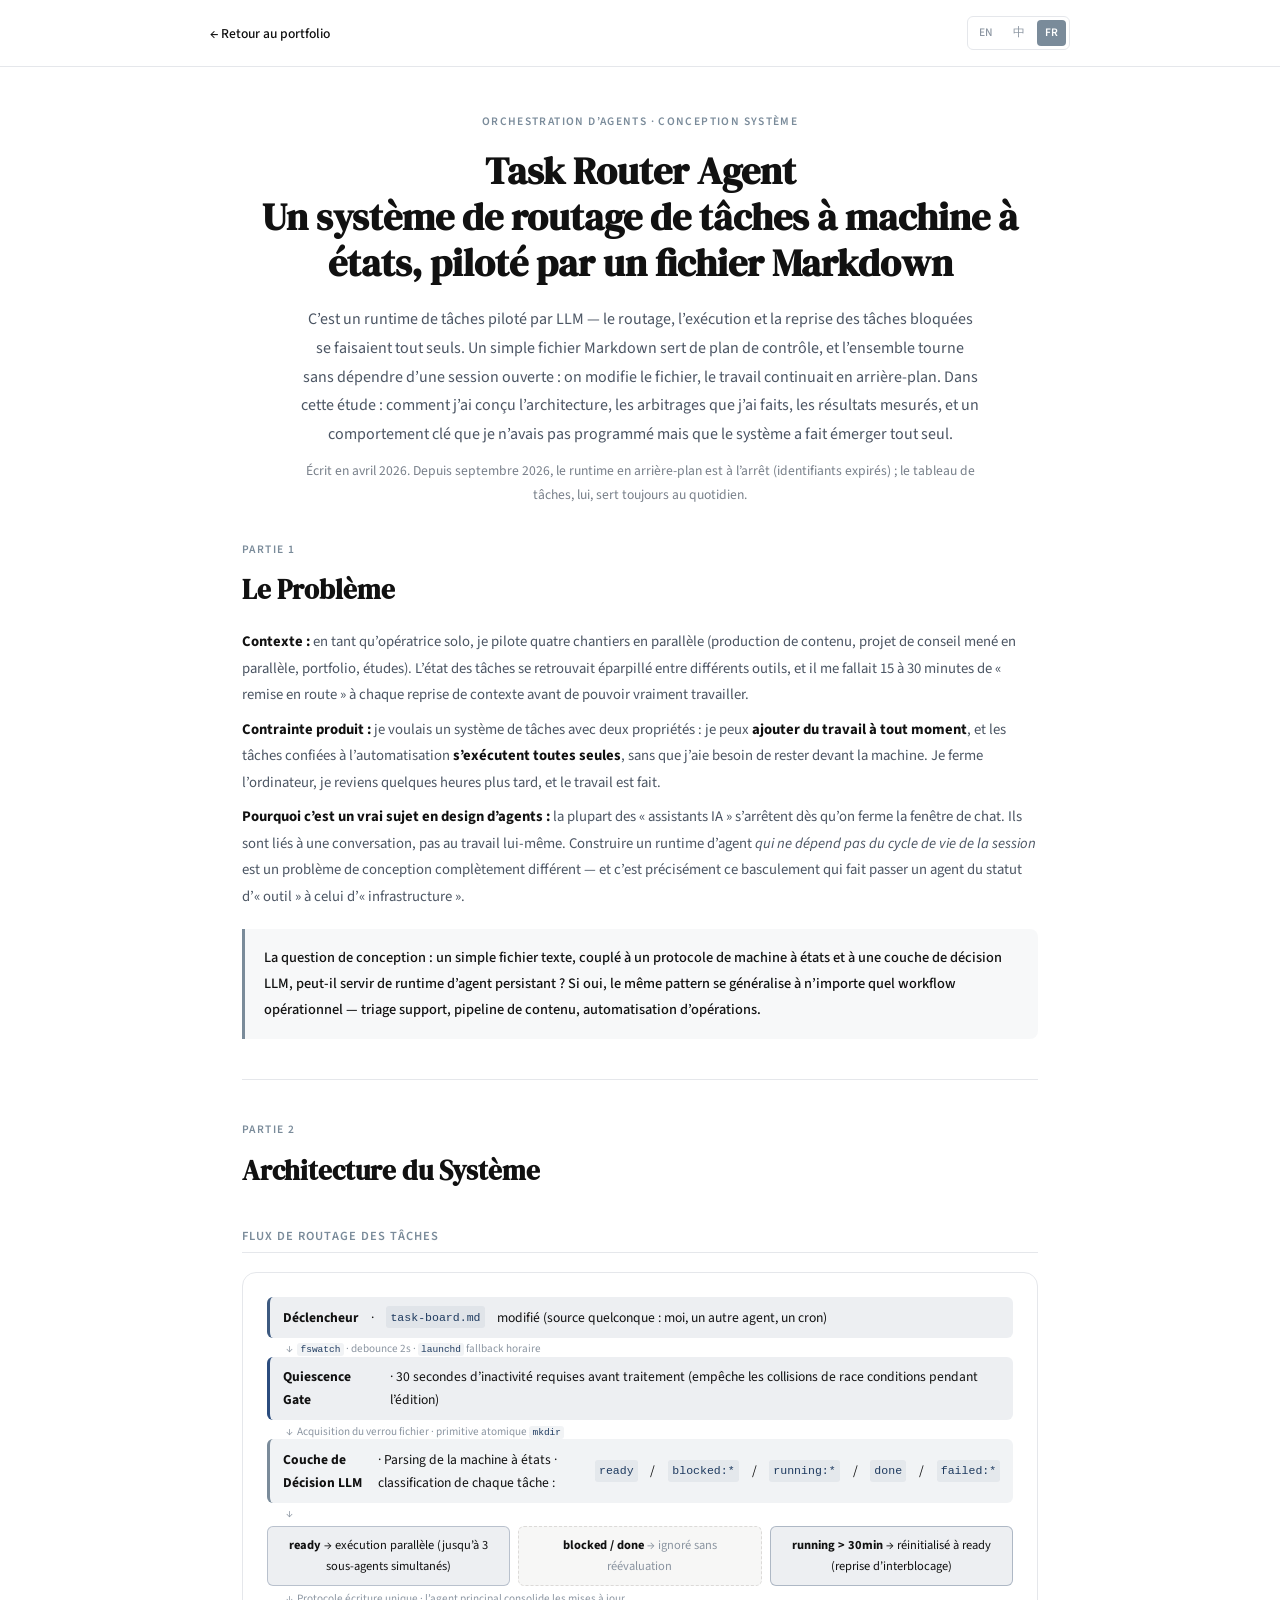
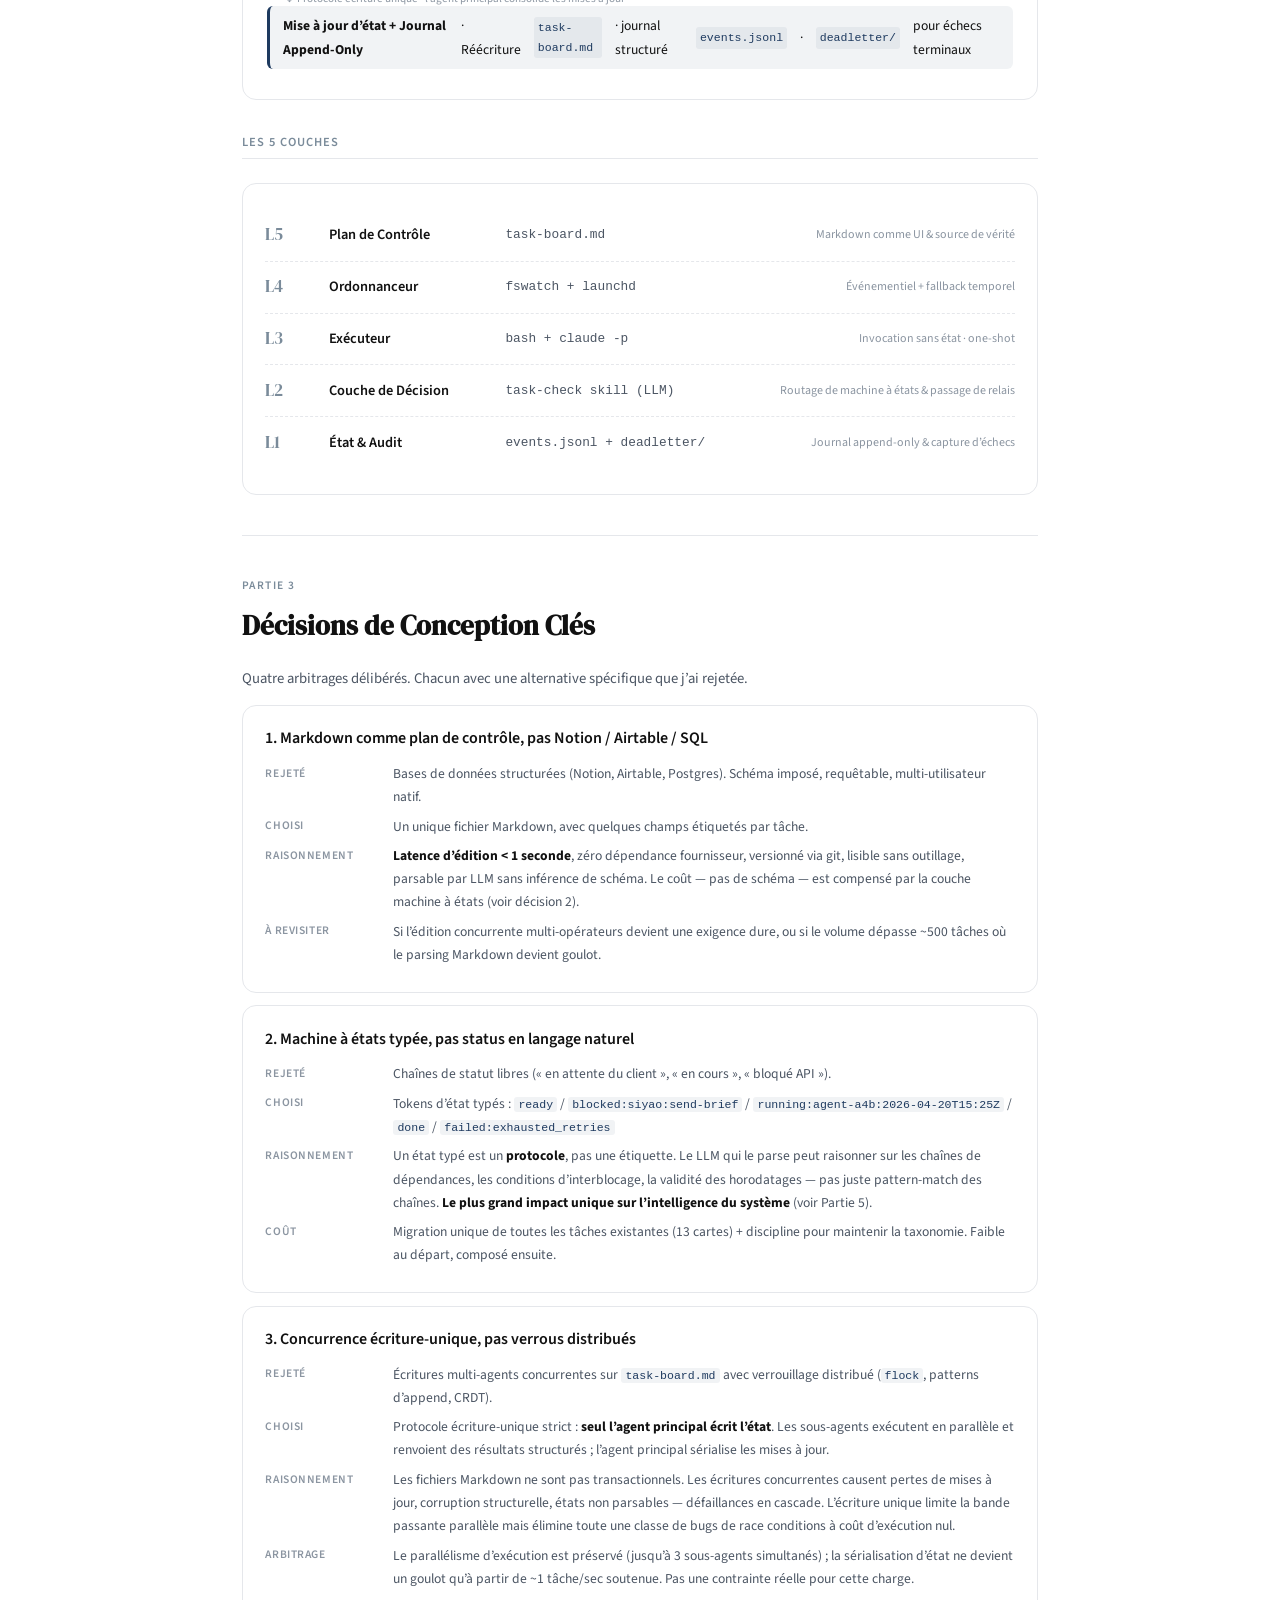
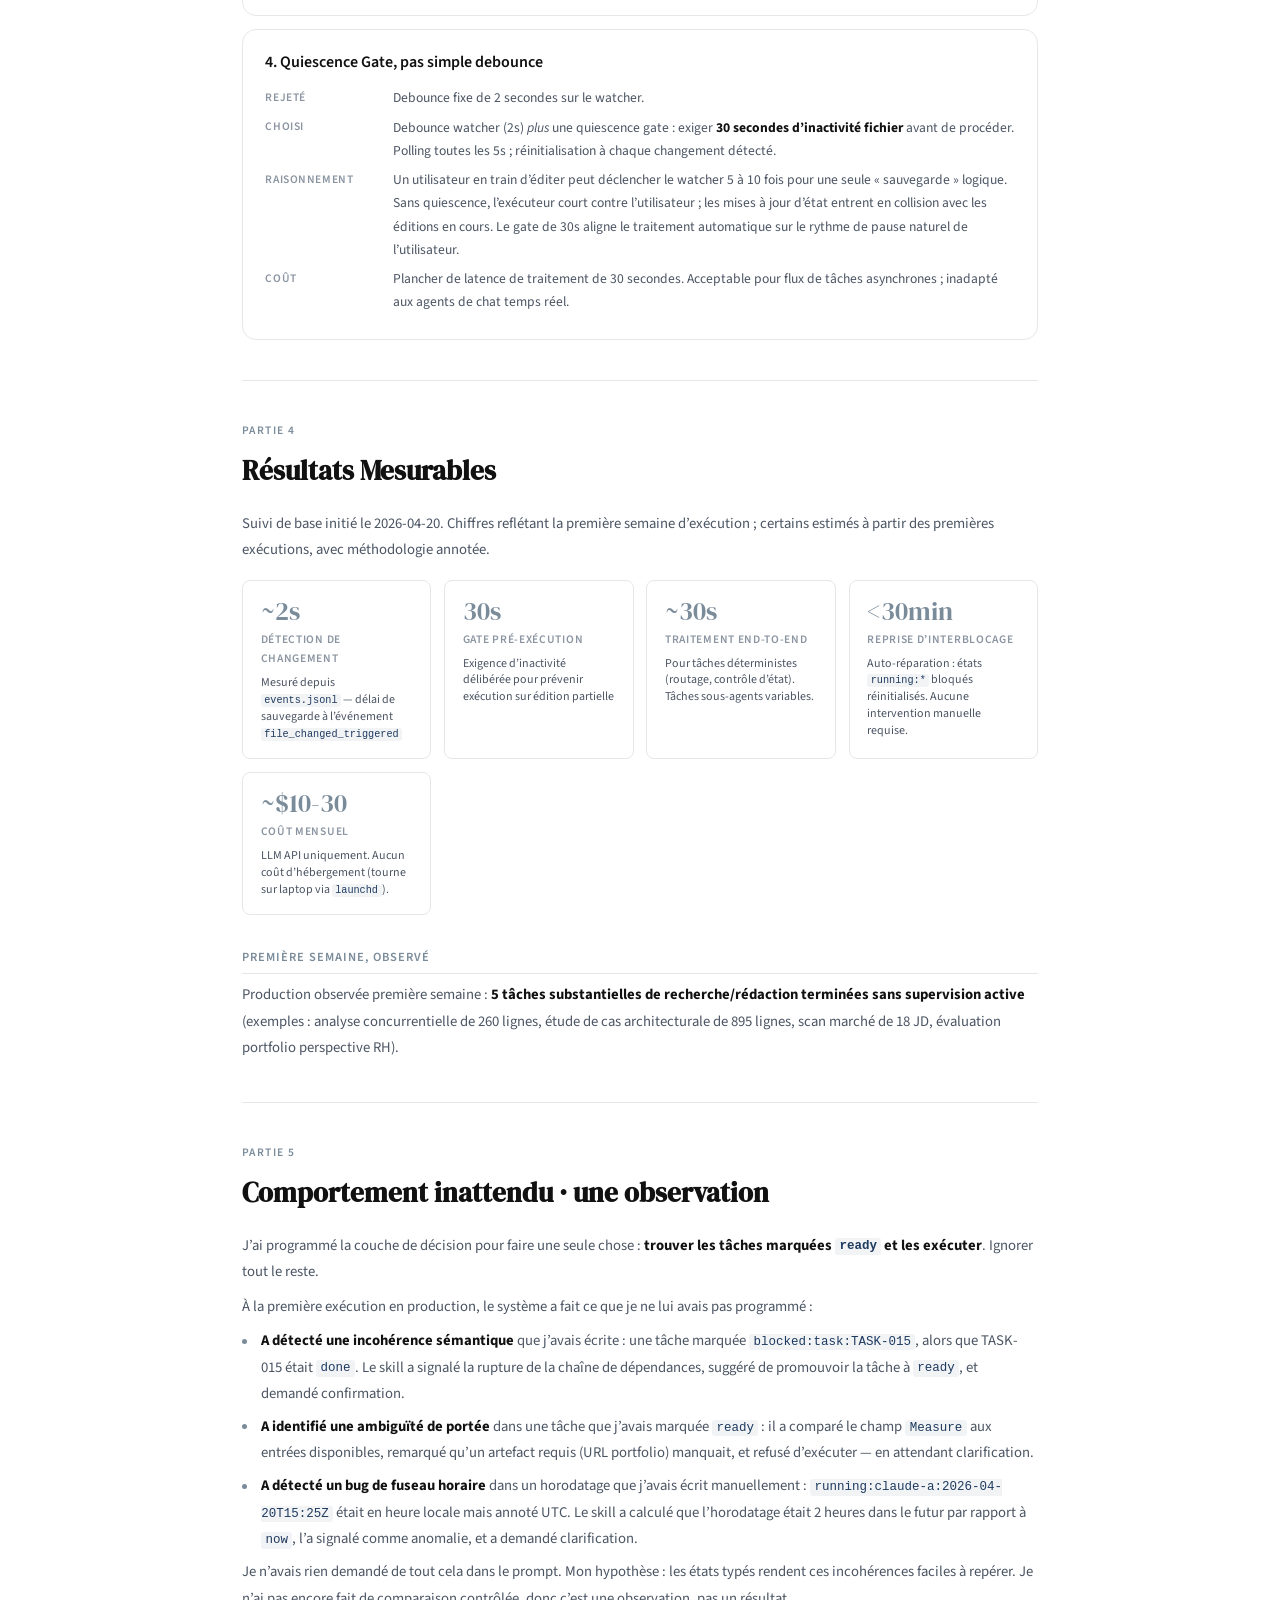
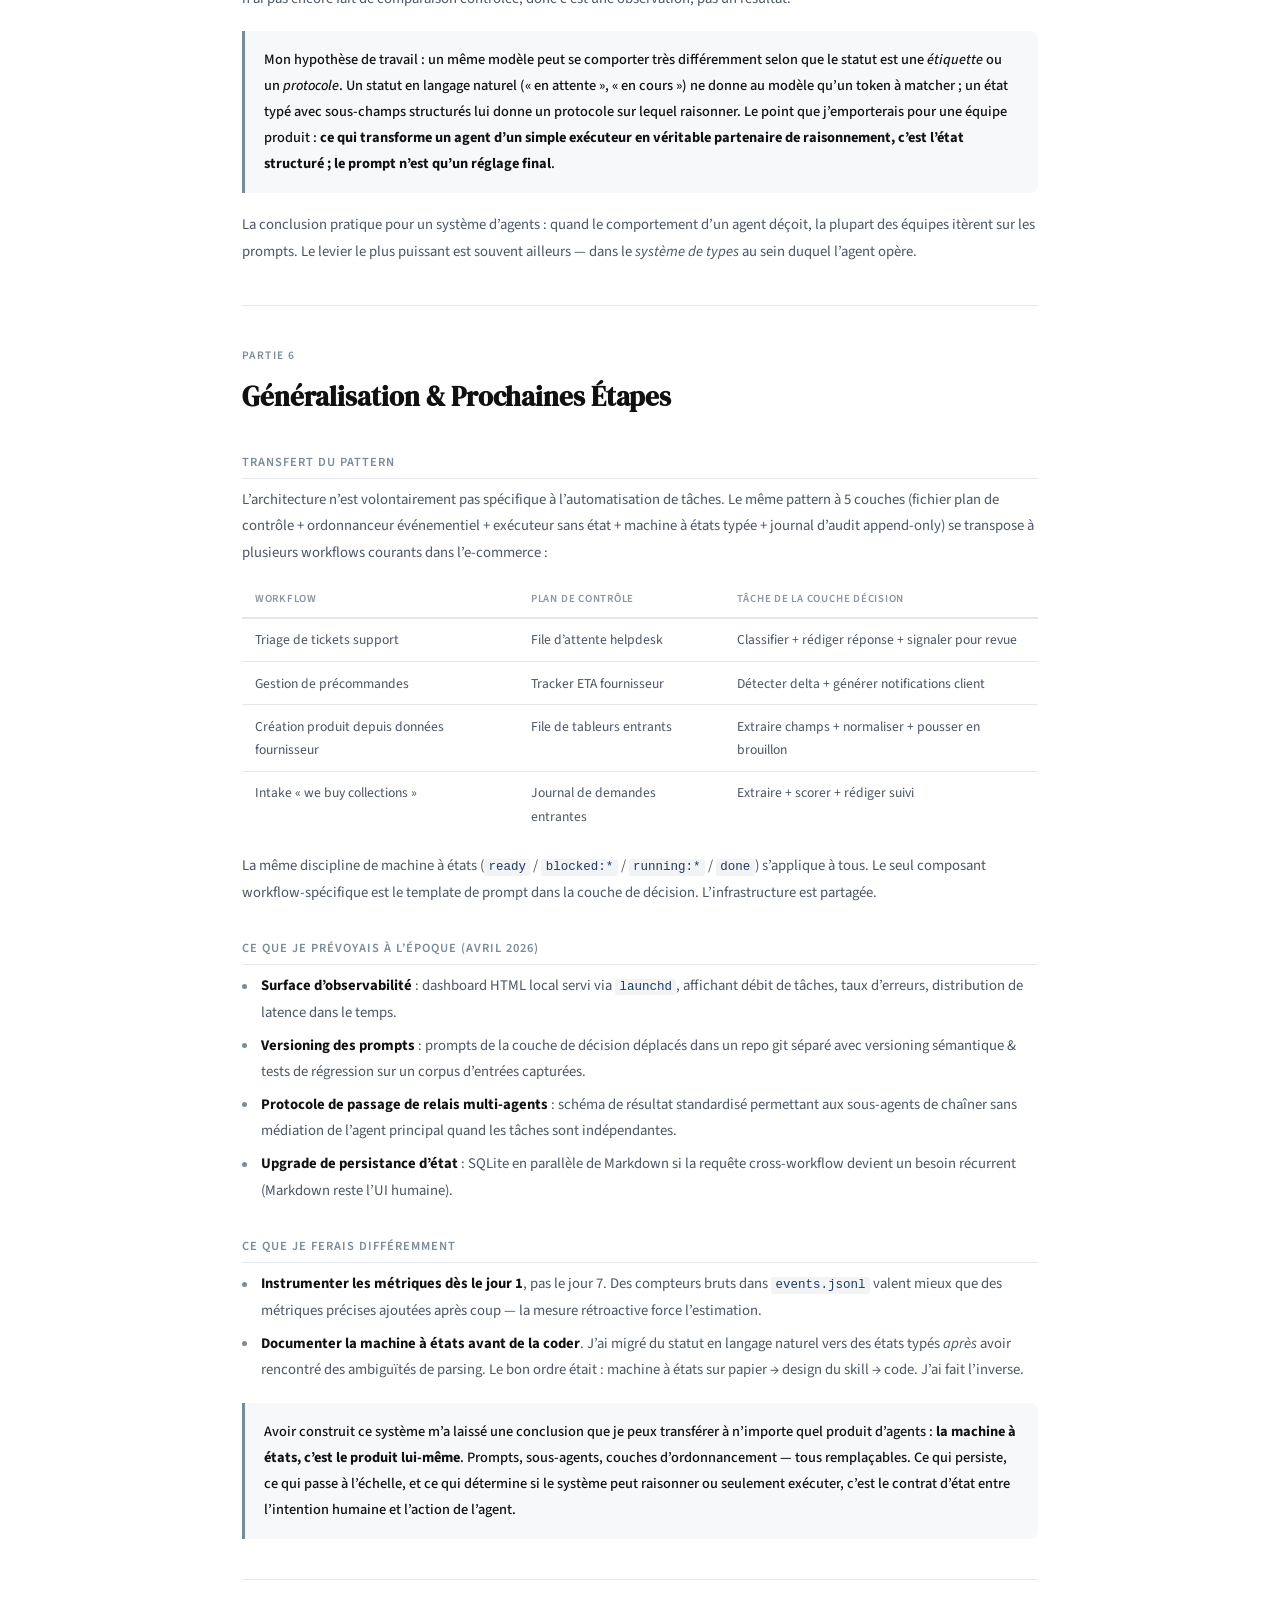
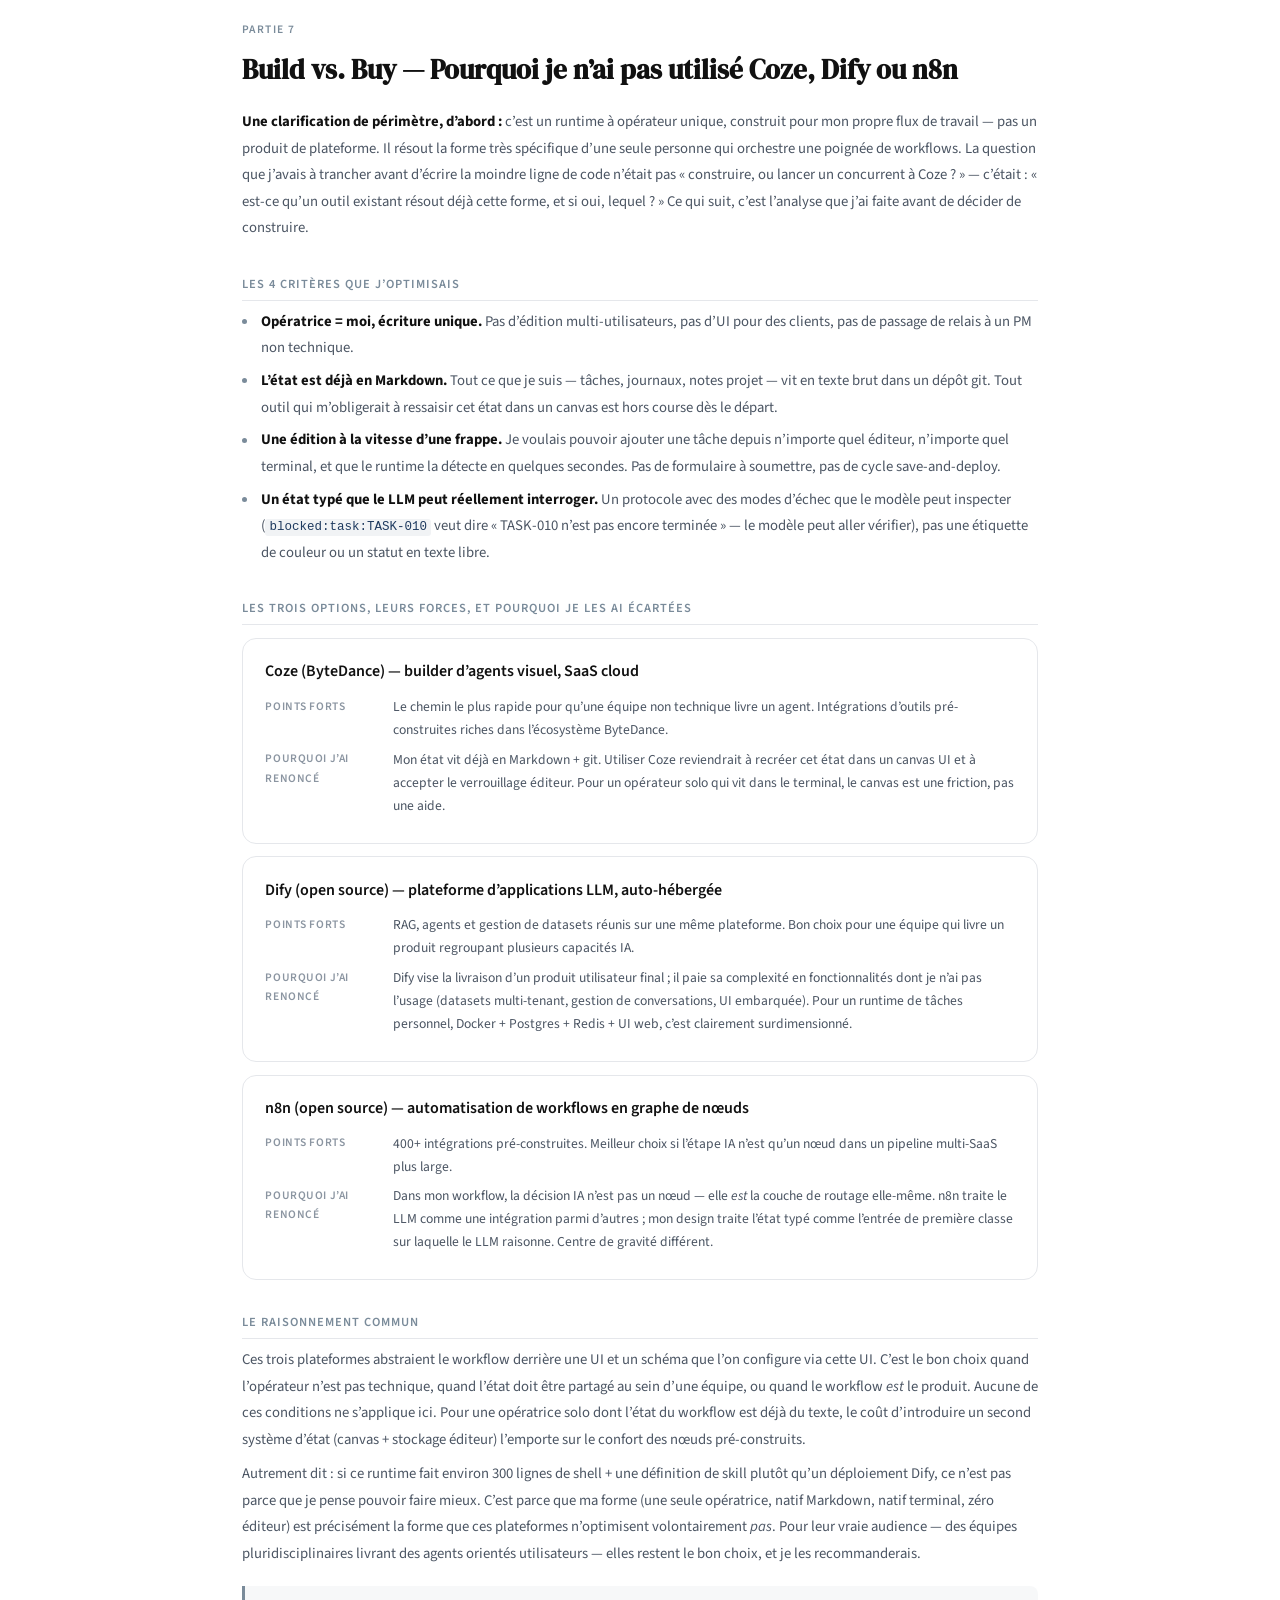
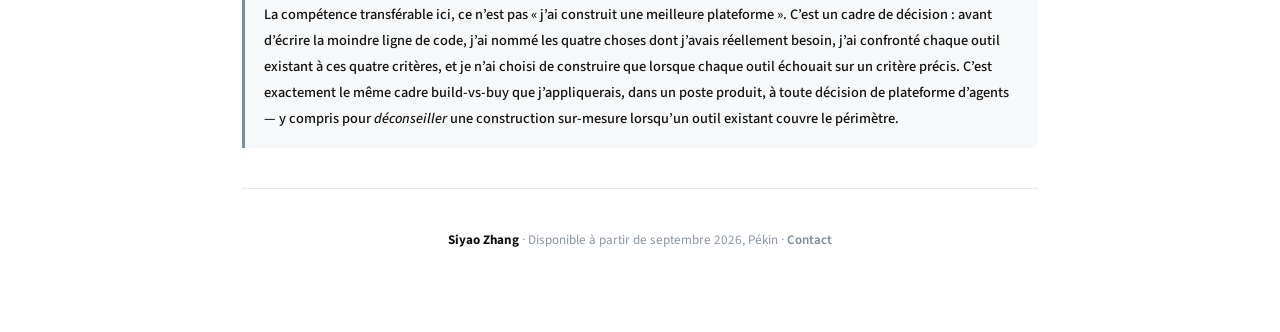
<file: ai-automation-fr.html>
<!DOCTYPE html>
<html lang="fr">
<head>
<meta charset="UTF-8">
<meta name="viewport" content="width=device-width, initial-scale=1.0">
<title>Task Router Agent — Siyao Zhang</title>
<meta name="description" content="Un runtime d'orchestration d'agents piloté par une machine à états. Conçu par Siyao Zhang — routage de tâches par LLM sur un plan de contrôle Markdown, avec auto-réparation, file de messages morts et validation humaine.">
<link rel="preconnect" href="https://fonts.googleapis.com">
<link rel="preconnect" href="https://fonts.gstatic.com" crossorigin>
<link href="https://fonts.googleapis.com/css2?family=DM+Serif+Display:ital@0;1&family=Source+Sans+3:ital,wght@0,300;0,400;0,500;0,600;1,300;1,400&display=swap" rel="stylesheet">
<style>
:root {
  --cream: #FFFFFF; --cream-dark: #F3F5F8; --warm-white: #FFFFFF;
  --text-primary: #111111; --text-secondary: #4B5563; --text-light: #8B95A1;
  --accent-terracotta: #1E3A5F; --accent-terracotta-light: #4A6A94;
  --accent-sage: #3D5A80; --accent-sage-light: #A9B8CC;
  --accent-gold: #2B4C7E; --accent-gold-light: #C3CEDC;
  --accent-slate: #7A8B9A; --accent-slate-light: #A0AFBC;
  --border: #E5E7EB;
  --radius-sm: 8px; --radius-md: 14px;
  --font-serif: 'DM Serif Display', Georgia, serif;
  --font-sans: 'Source Sans 3', -apple-system, sans-serif;
  --font-mono: 'SF Mono', Monaco, 'Courier New', monospace;
}
*, *::before, *::after { margin: 0; padding: 0; box-sizing: border-box; }
html { scroll-behavior: smooth; font-size: 16px; -webkit-font-smoothing: antialiased; }
body { font-family: var(--font-sans); color: var(--text-primary); background: var(--cream); line-height: 1.7; }
a { color: var(--accent-slate); text-decoration: none; }
a:hover { color: var(--text-primary); }
.container { max-width: 860px; margin: 0 auto; padding: 0 2rem; }
.back-nav { position: fixed; top: 0; left: 0; right: 0; z-index: 100; background: rgba(255,255,255,0.88); backdrop-filter: blur(20px); border-bottom: 1px solid var(--border); padding: 1rem 2rem; }
.back-nav .inner { max-width: 860px; margin: 0 auto; display: flex; align-items: center; justify-content: space-between; }
.back-nav a.back-link { font-size: 0.85rem; font-weight: 500; color: var(--text-primary); }
.hero { padding: 7rem 0 2rem; text-align: center; }
.hero .label { font-size: 0.72rem; font-weight: 600; letter-spacing: 0.12em; text-transform: uppercase; color: var(--accent-slate); margin-bottom: 1rem; }
.hero h1 { font-family: var(--font-serif); font-size: 2.4rem; line-height: 1.2; margin-bottom: 1.2rem; }
.hero .subtitle { font-size: 1rem; color: var(--text-secondary); max-width: 680px; margin: 0 auto; line-height: 1.8; }
section { margin-bottom: 2.5rem; }
.part-label { font-size: 0.72rem; font-weight: 600; letter-spacing: 0.12em; text-transform: uppercase; color: var(--accent-slate); margin-bottom: 0.5rem; }
h2 { font-family: var(--font-serif); font-size: 1.7rem; margin-bottom: 1rem; }
h3 { font-size: 0.95rem; font-weight: 600; margin-bottom: 0.6rem; margin-top: 1.5rem; }
h4 { font-size: 0.78rem; font-weight: 600; letter-spacing: 0.08em; text-transform: uppercase; color: var(--accent-slate); margin-bottom: 0.5rem; margin-top: 2rem; padding-bottom: 0.3rem; border-bottom: 1px solid var(--border); }
p, li { font-size: 0.92rem; color: var(--text-secondary); line-height: 1.8; margin-bottom: 0.5rem; }
strong { color: var(--text-primary); }
ul { list-style: none; padding: 0; }
li { padding-left: 1.2rem; position: relative; margin-bottom: 0.4rem; }
li::before { content: ''; position: absolute; left: 0; top: 0.65rem; width: 5px; height: 5px; border-radius: 50%; background: var(--accent-slate); }
code { font-family: var(--font-mono); font-size: 0.85em; color: var(--accent-terracotta); background: rgba(30,58,95,0.06); padding: 0.1em 0.35em; border-radius: 3px; }
.divider { border: none; border-top: 1px solid var(--border); margin: 2.5rem 0; }
table { width: 100%; border-collapse: collapse; margin: 1rem 0; font-size: 0.85rem; }
th { text-align: left; font-size: 0.68rem; font-weight: 600; letter-spacing: 0.07em; text-transform: uppercase; color: var(--text-light); padding: 0.5rem 0.8rem; border-bottom: 2px solid var(--border); }
td { padding: 0.6rem 0.8rem; border-bottom: 1px solid var(--border); color: var(--text-secondary); vertical-align: top; }
tr:last-child td { border-bottom: none; }
.takeaway { background: rgba(122,139,154,0.06); border-left: 3px solid var(--accent-slate); border-radius: 0 var(--radius-sm) var(--radius-sm) 0; padding: 1rem 1.2rem; margin: 1.2rem 0; }
.takeaway p { font-size: 0.9rem; color: var(--text-primary); font-weight: 500; margin: 0; }
.arch-diagram { background: var(--warm-white); border: 1px solid var(--border); border-radius: var(--radius-md); padding: 1.6rem 1.4rem; margin: 1.5rem 0; }
.arch-row { display: flex; align-items: center; gap: 1rem; padding: 0.7rem 0; border-bottom: 1px dashed var(--border); }
.arch-row:last-child { border-bottom: none; }
.arch-layer { font-family: var(--font-serif); font-size: 1.05rem; color: var(--accent-slate); min-width: 48px; }
.arch-name { font-weight: 600; color: var(--text-primary); font-size: 0.9rem; min-width: 160px; }
.arch-impl { font-family: var(--font-mono); font-size: 0.8rem; color: var(--text-secondary); flex: 1; }
.arch-role { font-size: 0.75rem; color: var(--text-light); min-width: 200px; text-align: right; }
.flow-box { background: var(--warm-white); border: 1px solid var(--border); border-radius: var(--radius-md); padding: 1.5rem; margin: 1.2rem 0; font-size: 0.85rem; }
.flow-step { display: flex; align-items: center; gap: 0.8rem; padding: 0.55rem 0.8rem; border-radius: 6px; margin-bottom: 0.35rem; }
.flow-step.trigger { background: rgba(30,58,95,0.08); border-left: 3px solid var(--accent-sage); }
.flow-step.gate { background: rgba(30,58,95,0.08); border-left: 3px solid var(--accent-gold); }
.flow-step.llm { background: rgba(122,139,154,0.1); border-left: 3px solid var(--accent-slate); }
.flow-step.exec { background: rgba(30,58,95,0.06); border-left: 3px solid var(--accent-terracotta); }
.flow-arrow { color: var(--text-light); padding-left: 1.2rem; font-size: 0.7rem; line-height: 1; margin: 0.1rem 0; }
.flow-split { display: flex; gap: 0.5rem; margin: 0.4rem 0; }
.flow-split > div { flex: 1; padding: 0.5rem 0.7rem; border-radius: 6px; font-size: 0.78rem; text-align: center; }
.flow-split .ok { background: rgba(30,58,95,0.08); border: 1px solid rgba(30,58,95,0.25); }
.flow-split .skip { background: rgba(155,149,146,0.08); border: 1px dashed rgba(155,149,146,0.3); color: var(--text-light); }
.flow-split .heal { background: rgba(30,58,95,0.08); border: 1px solid rgba(30,58,95,0.3); }
.metrics-grid { display: grid; grid-template-columns: repeat(auto-fit, minmax(180px, 1fr)); gap: 0.8rem; margin: 1rem 0; }
.metric-card { background: var(--warm-white); border: 1px solid var(--border); border-radius: var(--radius-sm); padding: 1rem 1.1rem; }
.metric-value { font-family: var(--font-serif); font-size: 1.6rem; color: var(--accent-slate); line-height: 1.1; margin-bottom: 0.3rem; }
.metric-label { font-size: 0.72rem; color: var(--text-light); letter-spacing: 0.06em; text-transform: uppercase; font-weight: 600; }
.metric-note { font-size: 0.75rem; color: var(--text-secondary); margin-top: 0.4rem; line-height: 1.4; }
.decision-card { background: var(--warm-white); border: 1px solid var(--border); border-radius: var(--radius-md); padding: 1.2rem 1.4rem; margin: 0.8rem 0; }
.decision-title { font-size: 1rem; font-weight: 600; color: var(--text-primary); margin-bottom: 0.6rem; }
.decision-row { display: grid; grid-template-columns: 120px 1fr; gap: 0.5rem; margin-bottom: 0.4rem; font-size: 0.85rem; }
.decision-row .k { color: var(--text-light); font-size: 0.72rem; letter-spacing: 0.05em; text-transform: uppercase; font-weight: 600; padding-top: 0.1rem; }
.decision-row .v { color: var(--text-secondary); }
.decision-row .v strong { color: var(--text-primary); }
@media (max-width: 640px) {
  .container { padding: 0 1.25rem; }
  .hero { padding: 6rem 0 1.5rem; }
  .hero h1 { font-size: 1.7rem; }
  .hero .subtitle { font-size: 0.92rem; }
  h2 { font-size: 1.35rem; }
  h3 { font-size: 0.9rem; }
  .flow-box { padding: 1rem 0.9rem; font-size: 0.82rem; }
  .flow-step { display: block; padding: 0.55rem 0.7rem; font-size: 0.82rem; line-height: 1.6; }
  .flow-arrow { padding-left: 0.5rem; font-size: 0.65rem; word-break: break-word; }
  .flow-split { flex-direction: column; gap: 0.4rem; }
  .flow-split > div { font-size: 0.78rem; text-align: left; padding: 0.5rem 0.7rem; }
  .arch-row { flex-direction: column; align-items: flex-start; gap: 0.3rem; padding: 0.6rem 0; }
  .arch-layer { font-size: 0.95rem; min-width: auto; }
  .arch-name { font-size: 0.9rem; min-width: auto; }
  .arch-impl { font-size: 0.76rem; word-break: break-word; }
  .arch-role { text-align: left; min-width: auto; }
  .decision-card { padding: 1rem 1.1rem; }
  .decision-title { font-size: 0.95rem; }
  .decision-row { grid-template-columns: 1fr; gap: 0.15rem; font-size: 0.82rem; }
  .metrics-grid { grid-template-columns: 1fr 1fr; gap: 0.5rem; }
  .metric-card { padding: 0.8rem 0.85rem; }
  .metric-value { font-size: 1.3rem; }
  .metric-label { font-size: 0.66rem; }
  .metric-note { font-size: 0.7rem; }
  table { display: block; overflow-x: auto; white-space: nowrap; font-size: 0.78rem; }
  table th, table td { padding: 0.45rem 0.55rem; white-space: normal; min-width: 120px; }
  .takeaway { padding: 0.85rem 1rem; }
  .takeaway p { font-size: 0.86rem; }
  code { word-break: break-word; }
}
</style>
<link rel="icon" href="favicon.svg" type="image/svg+xml">
</head>
<body>

<div class="back-nav"><div class="inner"><a class="back-link" href="fr.html">&larr; Retour au portfolio</a><div style="display:flex;align-items:center;gap:0.25rem;background:var(--warm-white);border:1px solid var(--border);border-radius:6px;padding:0.2rem;"><a href="ai-automation.html" style="font-size:0.72rem;font-weight:500;padding:0.2rem 0.5rem;border-radius:4px;color:var(--text-light);">EN</a><a href="ai-automation-zh.html" style="font-size:0.72rem;font-weight:500;padding:0.2rem 0.5rem;border-radius:4px;color:var(--text-light);">中</a><a href="ai-automation-fr.html" style="font-size:0.72rem;font-weight:600;padding:0.2rem 0.5rem;border-radius:4px;background:var(--accent-slate);color:var(--warm-white);">FR</a></div></div></div>

<div class="hero">
  <div class="container">
    <div class="label">Orchestration d&rsquo;agents · conception système</div>
    <h1>Task Router Agent<br>Un système de routage de tâches à machine à états, piloté par un fichier Markdown</h1>
    <p class="subtitle">C&rsquo;est un runtime de tâches piloté par LLM — le routage, l&rsquo;exécution et la reprise des tâches bloquées se faisaient tout seuls. Un simple fichier Markdown sert de plan de contrôle, et l&rsquo;ensemble tourne sans dépendre d&rsquo;une session ouverte : on modifie le fichier, le travail continuait en arrière-plan. Dans cette étude : comment j&rsquo;ai conçu l&rsquo;architecture, les arbitrages que j&rsquo;ai faits, les résultats mesurés, et un comportement clé que je n&rsquo;avais pas programmé mais que le système a fait émerger tout seul.</p>
    <p class="subtitle" style="font-size:0.85rem;opacity:0.75;margin-top:0.6rem">Écrit en avril 2026. Depuis septembre 2026, le runtime en arrière-plan est à l’arrêt (identifiants expirés) ; le tableau de tâches, lui, sert toujours au quotidien.</p>
  </div>
</div>

<div class="container">

<section>
  <div class="part-label">Partie 1</div>
  <h2>Le Problème</h2>
  <p><strong>Contexte :</strong> en tant qu&rsquo;opératrice solo, je pilote quatre chantiers en parallèle (production de contenu, projet de conseil mené en parallèle, portfolio, études). L&rsquo;état des tâches se retrouvait éparpillé entre différents outils, et il me fallait 15 à 30 minutes de « remise en route » à chaque reprise de contexte avant de pouvoir vraiment travailler.</p>
  <p><strong>Contrainte produit :</strong> je voulais un système de tâches avec deux propriétés : je peux <strong>ajouter du travail à tout moment</strong>, et les tâches confiées à l&rsquo;automatisation <strong>s&rsquo;exécutent toutes seules</strong>, sans que j&rsquo;aie besoin de rester devant la machine. Je ferme l&rsquo;ordinateur, je reviens quelques heures plus tard, et le travail est fait.</p>
  <p><strong>Pourquoi c&rsquo;est un vrai sujet en design d&rsquo;agents :</strong> la plupart des « assistants IA » s&rsquo;arrêtent dès qu&rsquo;on ferme la fenêtre de chat. Ils sont liés à une conversation, pas au travail lui-même. Construire un runtime d&rsquo;agent <em>qui ne dépend pas du cycle de vie de la session</em> est un problème de conception complètement différent — et c&rsquo;est précisément ce basculement qui fait passer un agent du statut d&rsquo;« outil » à celui d&rsquo;« infrastructure ».</p>
  <div class="takeaway">
    <p>La question de conception : un simple fichier texte, couplé à un protocole de machine à états et à une couche de décision LLM, peut-il servir de runtime d&rsquo;agent persistant ? Si oui, le même pattern se généralise à n&rsquo;importe quel workflow opérationnel — triage support, pipeline de contenu, automatisation d&rsquo;opérations.</p>
  </div>
</section>

<hr class="divider">

<section>
  <div class="part-label">Partie 2</div>
  <h2>Architecture du Système</h2>

  <h4>Flux de Routage des Tâches</h4>
  <div class="flow-box">
    <div class="flow-step trigger"><strong>Déclencheur</strong> &middot; <code>task-board.md</code> modifié (source quelconque : moi, un autre agent, un cron)</div>
    <div class="flow-arrow">↓&nbsp;&nbsp;<code>fswatch</code> · debounce 2s · <code>launchd</code> fallback horaire</div>
    <div class="flow-step gate"><strong>Quiescence Gate</strong> &middot; 30 secondes d&rsquo;inactivité requises avant traitement (empêche les collisions de race conditions pendant l&rsquo;édition)</div>
    <div class="flow-arrow">↓&nbsp;&nbsp;Acquisition du verrou fichier · primitive atomique <code>mkdir</code></div>
    <div class="flow-step llm"><strong>Couche de Décision LLM</strong> &middot; Parsing de la machine à états · classification de chaque tâche : <code>ready</code> / <code>blocked:*</code> / <code>running:*</code> / <code>done</code> / <code>failed:*</code></div>
    <div class="flow-arrow">↓</div>
    <div class="flow-split">
      <div class="ok"><strong>ready</strong> → exécution parallèle (jusqu&rsquo;à 3 sous-agents simultanés)</div>
      <div class="skip"><strong>blocked / done</strong> → ignoré sans réévaluation</div>
      <div class="heal"><strong>running &gt; 30min</strong> → réinitialisé à ready (reprise d&rsquo;interblocage)</div>
    </div>
    <div class="flow-arrow">↓&nbsp;&nbsp;Protocole écriture unique · l&rsquo;agent principal consolide les mises à jour</div>
    <div class="flow-step exec"><strong>Mise à jour d&rsquo;état + Journal Append-Only</strong> &middot; Réécriture <code>task-board.md</code> · journal structuré <code>events.jsonl</code> · <code>deadletter/</code> pour échecs terminaux</div>
  </div>

  <h4>Les 5 Couches</h4>
  <div class="arch-diagram">
    <div class="arch-row"><span class="arch-layer">L5</span><span class="arch-name">Plan de Contrôle</span><span class="arch-impl">task-board.md</span><span class="arch-role">Markdown comme UI &amp; source de vérité</span></div>
    <div class="arch-row"><span class="arch-layer">L4</span><span class="arch-name">Ordonnanceur</span><span class="arch-impl">fswatch + launchd</span><span class="arch-role">Événementiel + fallback temporel</span></div>
    <div class="arch-row"><span class="arch-layer">L3</span><span class="arch-name">Exécuteur</span><span class="arch-impl">bash + claude -p</span><span class="arch-role">Invocation sans état · one-shot</span></div>
    <div class="arch-row"><span class="arch-layer">L2</span><span class="arch-name">Couche de Décision</span><span class="arch-impl">task-check skill (LLM)</span><span class="arch-role">Routage de machine à états &amp; passage de relais</span></div>
    <div class="arch-row"><span class="arch-layer">L1</span><span class="arch-name">État &amp; Audit</span><span class="arch-impl">events.jsonl + deadletter/</span><span class="arch-role">Journal append-only &amp; capture d&rsquo;échecs</span></div>
  </div>
</section>

<hr class="divider">

<section>
  <div class="part-label">Partie 3</div>
  <h2>Décisions de Conception Clés</h2>
  <p>Quatre arbitrages délibérés. Chacun avec une alternative spécifique que j&rsquo;ai rejetée.</p>

  <div class="decision-card">
    <div class="decision-title">1. Markdown comme plan de contrôle, pas Notion / Airtable / SQL</div>
    <div class="decision-row"><span class="k">Rejeté</span><span class="v">Bases de données structurées (Notion, Airtable, Postgres). Schéma imposé, requêtable, multi-utilisateur natif.</span></div>
    <div class="decision-row"><span class="k">Choisi</span><span class="v">Un unique fichier Markdown, avec quelques champs étiquetés par tâche.</span></div>
    <div class="decision-row"><span class="k">Raisonnement</span><span class="v"><strong>Latence d&rsquo;édition &lt; 1 seconde</strong>, zéro dépendance fournisseur, versionné via git, lisible sans outillage, parsable par LLM sans inférence de schéma. Le coût — pas de schéma — est compensé par la couche machine à états (voir décision 2).</span></div>
    <div class="decision-row"><span class="k">À revisiter</span><span class="v">Si l&rsquo;édition concurrente multi-opérateurs devient une exigence dure, ou si le volume dépasse ~500 tâches où le parsing Markdown devient goulot.</span></div>
  </div>

  <div class="decision-card">
    <div class="decision-title">2. Machine à états typée, pas status en langage naturel</div>
    <div class="decision-row"><span class="k">Rejeté</span><span class="v">Chaînes de statut libres (« en attente du client », « en cours », « bloqué API »).</span></div>
    <div class="decision-row"><span class="k">Choisi</span><span class="v">Tokens d&rsquo;état typés : <code>ready</code> / <code>blocked:siyao:send-brief</code> / <code>running:agent-a4b:2026-04-20T15:25Z</code> / <code>done</code> / <code>failed:exhausted_retries</code></span></div>
    <div class="decision-row"><span class="k">Raisonnement</span><span class="v">Un état typé est un <strong>protocole</strong>, pas une étiquette. Le LLM qui le parse peut raisonner sur les chaînes de dépendances, les conditions d&rsquo;interblocage, la validité des horodatages — pas juste pattern-match des chaînes. <strong>Le plus grand impact unique sur l&rsquo;intelligence du système</strong> (voir Partie 5).</span></div>
    <div class="decision-row"><span class="k">Coût</span><span class="v">Migration unique de toutes les tâches existantes (13 cartes) + discipline pour maintenir la taxonomie. Faible au départ, composé ensuite.</span></div>
  </div>

  <div class="decision-card">
    <div class="decision-title">3. Concurrence écriture-unique, pas verrous distribués</div>
    <div class="decision-row"><span class="k">Rejeté</span><span class="v">Écritures multi-agents concurrentes sur <code>task-board.md</code> avec verrouillage distribué (<code>flock</code>, patterns d&rsquo;append, CRDT).</span></div>
    <div class="decision-row"><span class="k">Choisi</span><span class="v">Protocole écriture-unique strict : <strong>seul l&rsquo;agent principal écrit l&rsquo;état</strong>. Les sous-agents exécutent en parallèle et renvoient des résultats structurés ; l&rsquo;agent principal sérialise les mises à jour.</span></div>
    <div class="decision-row"><span class="k">Raisonnement</span><span class="v">Les fichiers Markdown ne sont pas transactionnels. Les écritures concurrentes causent pertes de mises à jour, corruption structurelle, états non parsables — défaillances en cascade. L&rsquo;écriture unique limite la bande passante parallèle mais élimine toute une classe de bugs de race conditions à coût d&rsquo;exécution nul.</span></div>
    <div class="decision-row"><span class="k">Arbitrage</span><span class="v">Le parallélisme d&rsquo;exécution est préservé (jusqu&rsquo;à 3 sous-agents simultanés) ; la sérialisation d&rsquo;état ne devient un goulot qu&rsquo;à partir de ~1 tâche/sec soutenue. Pas une contrainte réelle pour cette charge.</span></div>
  </div>

  <div class="decision-card">
    <div class="decision-title">4. Quiescence Gate, pas simple debounce</div>
    <div class="decision-row"><span class="k">Rejeté</span><span class="v">Debounce fixe de 2 secondes sur le watcher.</span></div>
    <div class="decision-row"><span class="k">Choisi</span><span class="v">Debounce watcher (2s) <em>plus</em> une quiescence gate : exiger <strong>30 secondes d&rsquo;inactivité fichier</strong> avant de procéder. Polling toutes les 5s ; réinitialisation à chaque changement détecté.</span></div>
    <div class="decision-row"><span class="k">Raisonnement</span><span class="v">Un utilisateur en train d&rsquo;éditer peut déclencher le watcher 5 à 10 fois pour une seule « sauvegarde » logique. Sans quiescence, l&rsquo;exécuteur court contre l&rsquo;utilisateur ; les mises à jour d&rsquo;état entrent en collision avec les éditions en cours. Le gate de 30s aligne le traitement automatique sur le rythme de pause naturel de l&rsquo;utilisateur.</span></div>
    <div class="decision-row"><span class="k">Coût</span><span class="v">Plancher de latence de traitement de 30 secondes. Acceptable pour flux de tâches asynchrones ; inadapté aux agents de chat temps réel.</span></div>
  </div>
</section>

<hr class="divider">

<section>
  <div class="part-label">Partie 4</div>
  <h2>Résultats Mesurables</h2>
  <p>Suivi de base initié le 2026-04-20. Chiffres reflétant la première semaine d&rsquo;exécution ; certains estimés à partir des premières exécutions, avec méthodologie annotée.</p>

  <div class="metrics-grid">
    <div class="metric-card"><div class="metric-value">~2s</div><div class="metric-label">Détection de changement</div><div class="metric-note">Mesuré depuis <code>events.jsonl</code> — délai de sauvegarde à l&rsquo;événement <code>file_changed_triggered</code></div></div>
    <div class="metric-card"><div class="metric-value">30s</div><div class="metric-label">Gate pré-exécution</div><div class="metric-note">Exigence d&rsquo;inactivité délibérée pour prévenir exécution sur édition partielle</div></div>
    <div class="metric-card"><div class="metric-value">~30s</div><div class="metric-label">Traitement end-to-end</div><div class="metric-note">Pour tâches déterministes (routage, contrôle d&rsquo;état). Tâches sous-agents variables.</div></div>
    <div class="metric-card"><div class="metric-value">&lt;30min</div><div class="metric-label">Reprise d&rsquo;interblocage</div><div class="metric-note">Auto-réparation : états <code>running:*</code> bloqués réinitialisés. Aucune intervention manuelle requise.</div></div>
    <div class="metric-card"><div class="metric-value">~$10-30</div><div class="metric-label">Coût mensuel</div><div class="metric-note">LLM API uniquement. Aucun coût d&rsquo;hébergement (tourne sur laptop via <code>launchd</code>).</div></div>
  </div>

  <h4>Première semaine, observé</h4>
  <p>Production observée première semaine : <strong>5 tâches substantielles de recherche/rédaction terminées sans supervision active</strong> (exemples : analyse concurrentielle de 260 lignes, étude de cas architecturale de 895 lignes, scan marché de 18 JD, évaluation portfolio perspective RH).</p>
</section>

<hr class="divider">

<section>
  <div class="part-label">Partie 5</div>
  <h2>Comportement inattendu · une observation</h2>

  <p>J&rsquo;ai programmé la couche de décision pour faire une seule chose : <strong>trouver les tâches marquées <code>ready</code> et les exécuter</strong>. Ignorer tout le reste.</p>

  <p>À la première exécution en production, le système a fait ce que je ne lui avais pas programmé :</p>

  <ul>
    <li><strong>A détecté une incohérence sémantique</strong> que j&rsquo;avais écrite : une tâche marquée <code>blocked:task:TASK-015</code>, alors que TASK-015 était <code>done</code>. Le skill a signalé la rupture de la chaîne de dépendances, suggéré de promouvoir la tâche à <code>ready</code>, et demandé confirmation.</li>
    <li><strong>A identifié une ambiguïté de portée</strong> dans une tâche que j&rsquo;avais marquée <code>ready</code> : il a comparé le champ <code>Measure</code> aux entrées disponibles, remarqué qu&rsquo;un artefact requis (URL portfolio) manquait, et refusé d&rsquo;exécuter — en attendant clarification.</li>
    <li><strong>A détecté un bug de fuseau horaire</strong> dans un horodatage que j&rsquo;avais écrit manuellement : <code>running:claude-a:2026-04-20T15:25Z</code> était en heure locale mais annoté UTC. Le skill a calculé que l&rsquo;horodatage était 2 heures dans le futur par rapport à <code>now</code>, l&rsquo;a signalé comme anomalie, et a demandé clarification.</li>
  </ul>

  <p>Je n&rsquo;avais rien demandé de tout cela dans le prompt. Mon hypothèse : les états typés rendent ces incohérences faciles à repérer. Je n&rsquo;ai pas encore fait de comparaison contrôlée, donc c&rsquo;est une observation, pas un résultat.</p>

  <div class="takeaway">
    <p>Mon hypothèse de travail : un même modèle peut se comporter très différemment selon que le statut est une <em>étiquette</em> ou un <em>protocole</em>. Un statut en langage naturel (« en attente », « en cours ») ne donne au modèle qu&rsquo;un token à matcher ; un état typé avec sous-champs structurés lui donne un protocole sur lequel raisonner. Le point que j&rsquo;emporterais pour une équipe produit : <strong>ce qui transforme un agent d&rsquo;un simple exécuteur en véritable partenaire de raisonnement, c&rsquo;est l&rsquo;état structuré ; le prompt n&rsquo;est qu&rsquo;un réglage final</strong>.</p>
  </div>

  <p>La conclusion pratique pour un système d&rsquo;agents : quand le comportement d&rsquo;un agent déçoit, la plupart des équipes itèrent sur les prompts. Le levier le plus puissant est souvent ailleurs — dans le <em>système de types</em> au sein duquel l&rsquo;agent opère.</p>
</section>

<hr class="divider">

<section>
  <div class="part-label">Partie 6</div>
  <h2>Généralisation &amp; Prochaines Étapes</h2>

  <h4>Transfert du Pattern</h4>
  <p>L&rsquo;architecture n&rsquo;est volontairement pas spécifique à l&rsquo;automatisation de tâches. Le même pattern à 5 couches (fichier plan de contrôle + ordonnanceur événementiel + exécuteur sans état + machine à états typée + journal d&rsquo;audit append-only) se transpose à plusieurs workflows courants dans l&rsquo;e-commerce :</p>

  <table>
    <tr><th>Workflow</th><th>Plan de contrôle</th><th>Tâche de la couche décision</th></tr>
    <tr><td>Triage de tickets support</td><td>File d&rsquo;attente helpdesk</td><td>Classifier + rédiger réponse + signaler pour revue</td></tr>
    <tr><td>Gestion de précommandes</td><td>Tracker ETA fournisseur</td><td>Détecter delta + générer notifications client</td></tr>
    <tr><td>Création produit depuis données fournisseur</td><td>File de tableurs entrants</td><td>Extraire champs + normaliser + pousser en brouillon</td></tr>
    <tr><td>Intake « we buy collections »</td><td>Journal de demandes entrantes</td><td>Extraire + scorer + rédiger suivi</td></tr>
  </table>

  <p>La même discipline de machine à états (<code>ready</code> / <code>blocked:*</code> / <code>running:*</code> / <code>done</code>) s&rsquo;applique à tous. Le seul composant workflow-spécifique est le template de prompt dans la couche de décision. L&rsquo;infrastructure est partagée.</p>

  <h4>Ce que je prévoyais à l&rsquo;époque (avril 2026)</h4>
  <ul>
    <li><strong>Surface d&rsquo;observabilité</strong> : dashboard HTML local servi via <code>launchd</code>, affichant débit de tâches, taux d&rsquo;erreurs, distribution de latence dans le temps.</li>
    <li><strong>Versioning des prompts</strong> : prompts de la couche de décision déplacés dans un repo git séparé avec versioning sémantique &amp; tests de régression sur un corpus d&rsquo;entrées capturées.</li>
    <li><strong>Protocole de passage de relais multi-agents</strong> : schéma de résultat standardisé permettant aux sous-agents de chaîner sans médiation de l&rsquo;agent principal quand les tâches sont indépendantes.</li>
    <li><strong>Upgrade de persistance d&rsquo;état</strong> : SQLite en parallèle de Markdown si la requête cross-workflow devient un besoin récurrent (Markdown reste l&rsquo;UI humaine).</li>
  </ul>

  <h4>Ce Que Je Ferais Différemment</h4>
  <ul>
    <li><strong>Instrumenter les métriques dès le jour 1</strong>, pas le jour 7. Des compteurs bruts dans <code>events.jsonl</code> valent mieux que des métriques précises ajoutées après coup — la mesure rétroactive force l&rsquo;estimation.</li>
    <li><strong>Documenter la machine à états avant de la coder</strong>. J&rsquo;ai migré du statut en langage naturel vers des états typés <em>après</em> avoir rencontré des ambiguïtés de parsing. Le bon ordre était : machine à états sur papier → design du skill → code. J&rsquo;ai fait l&rsquo;inverse.</li>
  </ul>

  <div class="takeaway">
    <p>Avoir construit ce système m&rsquo;a laissé une conclusion que je peux transférer à n&rsquo;importe quel produit d&rsquo;agents : <strong>la machine à états, c&rsquo;est le produit lui-même</strong>. Prompts, sous-agents, couches d&rsquo;ordonnancement — tous remplaçables. Ce qui persiste, ce qui passe à l&rsquo;échelle, et ce qui détermine si le système peut raisonner ou seulement exécuter, c&rsquo;est le contrat d&rsquo;état entre l&rsquo;intention humaine et l&rsquo;action de l&rsquo;agent.</p>
  </div>
</section>

<hr class="divider">

<!-- ===== PARTIE 7 ===== -->
<section>
  <div class="part-label">Partie 7</div>
  <h2>Build vs. Buy — Pourquoi je n&rsquo;ai pas utilisé Coze, Dify ou n8n</h2>

  <p><strong>Une clarification de périmètre, d&rsquo;abord :</strong> c&rsquo;est un runtime à opérateur unique, construit pour mon propre flux de travail — pas un produit de plateforme. Il résout la forme très spécifique d&rsquo;une seule personne qui orchestre une poignée de workflows. La question que j&rsquo;avais à trancher avant d&rsquo;écrire la moindre ligne de code n&rsquo;était pas « construire, ou lancer un concurrent à Coze ? » — c&rsquo;était : « est-ce qu&rsquo;un outil existant résout déjà cette forme, et si oui, lequel ? » Ce qui suit, c&rsquo;est l&rsquo;analyse que j&rsquo;ai faite avant de décider de construire.</p>

  <h4>Les 4 critères que j&rsquo;optimisais</h4>
  <ul>
    <li><strong>Opératrice = moi, écriture unique.</strong> Pas d&rsquo;édition multi-utilisateurs, pas d&rsquo;UI pour des clients, pas de passage de relais à un PM non technique.</li>
    <li><strong>L&rsquo;état est déjà en Markdown.</strong> Tout ce que je suis — tâches, journaux, notes projet — vit en texte brut dans un dépôt git. Tout outil qui m&rsquo;obligerait à ressaisir cet état dans un canvas est hors course dès le départ.</li>
    <li><strong>Une édition à la vitesse d&rsquo;une frappe.</strong> Je voulais pouvoir ajouter une tâche depuis n&rsquo;importe quel éditeur, n&rsquo;importe quel terminal, et que le runtime la détecte en quelques secondes. Pas de formulaire à soumettre, pas de cycle save-and-deploy.</li>
    <li><strong>Un état typé que le LLM peut réellement interroger.</strong> Un protocole avec des modes d&rsquo;échec que le modèle peut inspecter (<code>blocked:task:TASK-010</code> veut dire « TASK-010 n&rsquo;est pas encore terminée » — le modèle peut aller vérifier), pas une étiquette de couleur ou un statut en texte libre.</li>
  </ul>

  <h4>Les trois options, leurs forces, et pourquoi je les ai écartées</h4>

  <div class="decision-card">
    <div class="decision-title">Coze (ByteDance) — builder d&rsquo;agents visuel, SaaS cloud</div>
    <div class="decision-row"><span class="k">Points forts</span><span class="v">Le chemin le plus rapide pour qu&rsquo;une équipe non technique livre un agent. Intégrations d&rsquo;outils pré-construites riches dans l&rsquo;écosystème ByteDance.</span></div>
    <div class="decision-row"><span class="k">Pourquoi j&rsquo;ai renoncé</span><span class="v">Mon état vit déjà en Markdown + git. Utiliser Coze reviendrait à recréer cet état dans un canvas UI et à accepter le verrouillage éditeur. Pour un opérateur solo qui vit dans le terminal, le canvas est une friction, pas une aide.</span></div>
  </div>

  <div class="decision-card">
    <div class="decision-title">Dify (open source) — plateforme d&rsquo;applications LLM, auto-hébergée</div>
    <div class="decision-row"><span class="k">Points forts</span><span class="v">RAG, agents et gestion de datasets réunis sur une même plateforme. Bon choix pour une équipe qui livre un produit regroupant plusieurs capacités IA.</span></div>
    <div class="decision-row"><span class="k">Pourquoi j&rsquo;ai renoncé</span><span class="v">Dify vise la livraison d&rsquo;un produit utilisateur final ; il paie sa complexité en fonctionnalités dont je n&rsquo;ai pas l&rsquo;usage (datasets multi-tenant, gestion de conversations, UI embarquée). Pour un runtime de tâches personnel, Docker + Postgres + Redis + UI web, c&rsquo;est clairement surdimensionné.</span></div>
  </div>

  <div class="decision-card">
    <div class="decision-title">n8n (open source) — automatisation de workflows en graphe de nœuds</div>
    <div class="decision-row"><span class="k">Points forts</span><span class="v">400+ intégrations pré-construites. Meilleur choix si l&rsquo;étape IA n&rsquo;est qu&rsquo;un nœud dans un pipeline multi-SaaS plus large.</span></div>
    <div class="decision-row"><span class="k">Pourquoi j&rsquo;ai renoncé</span><span class="v">Dans mon workflow, la décision IA n&rsquo;est pas un nœud — elle <em>est</em> la couche de routage elle-même. n8n traite le LLM comme une intégration parmi d&rsquo;autres ; mon design traite l&rsquo;état typé comme l&rsquo;entrée de première classe sur laquelle le LLM raisonne. Centre de gravité différent.</span></div>
  </div>

  <h4>Le raisonnement commun</h4>
  <p>Ces trois plateformes abstraient le workflow derrière une UI et un schéma que l&rsquo;on configure via cette UI. C&rsquo;est le bon choix quand l&rsquo;opérateur n&rsquo;est pas technique, quand l&rsquo;état doit être partagé au sein d&rsquo;une équipe, ou quand le workflow <em>est</em> le produit. Aucune de ces conditions ne s&rsquo;applique ici. Pour une opératrice solo dont l&rsquo;état du workflow est déjà du texte, le coût d&rsquo;introduire un second système d&rsquo;état (canvas + stockage éditeur) l&rsquo;emporte sur le confort des nœuds pré-construits.</p>

  <p>Autrement dit : si ce runtime fait environ 300 lignes de shell + une définition de skill plutôt qu&rsquo;un déploiement Dify, ce n&rsquo;est pas parce que je pense pouvoir faire mieux. C&rsquo;est parce que ma forme (une seule opératrice, natif Markdown, natif terminal, zéro éditeur) est précisément la forme que ces plateformes n&rsquo;optimisent volontairement <em>pas</em>. Pour leur vraie audience — des équipes pluridisciplinaires livrant des agents orientés utilisateurs — elles restent le bon choix, et je les recommanderais.</p>

  <div class="takeaway">
    <p>La compétence transférable ici, ce n&rsquo;est pas « j&rsquo;ai construit une meilleure plateforme ». C&rsquo;est un cadre de décision : avant d&rsquo;écrire la moindre ligne de code, j&rsquo;ai nommé les quatre choses dont j&rsquo;avais réellement besoin, j&rsquo;ai confronté chaque outil existant à ces quatre critères, et je n&rsquo;ai choisi de construire que lorsque chaque outil échouait sur un critère précis. C&rsquo;est exactement le même cadre build-vs-buy que j&rsquo;appliquerais, dans un poste produit, à toute décision de plateforme d&rsquo;agents — y compris pour <em>déconseiller</em> une construction sur-mesure lorsqu&rsquo;un outil existant couvre le périmètre.</p>
  </div>
</section>

<section style="margin-bottom: 5rem;">
  <hr class="divider">
  <p style="font-size: 0.82rem; color: var(--text-light); text-align: center;">
    <strong>Siyao Zhang</strong> &middot; Disponible à partir de septembre 2026, Pékin &middot;
    <a href="fr.html#contact" style="color: var(--accent-slate); font-weight: 600;">Contact</a>
  </p>
</section>

</div>
</body>
</html>
</file>
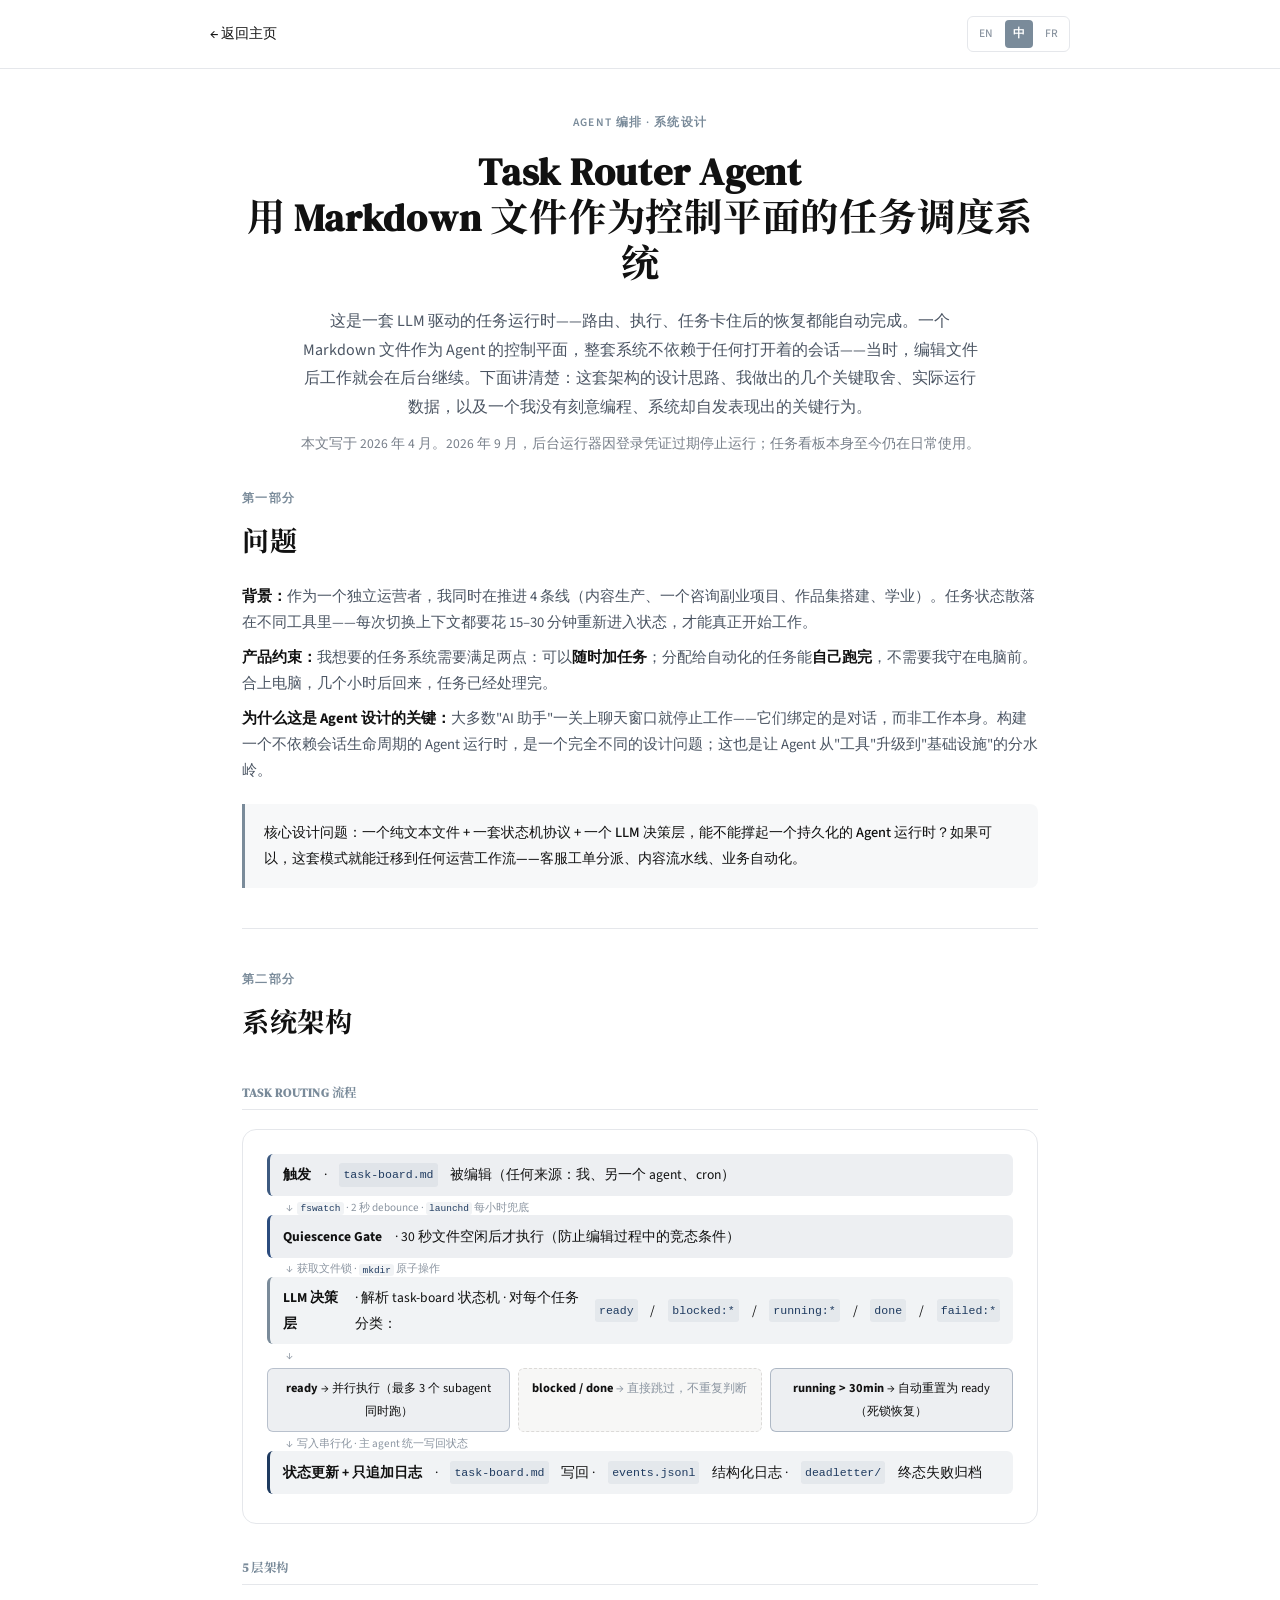
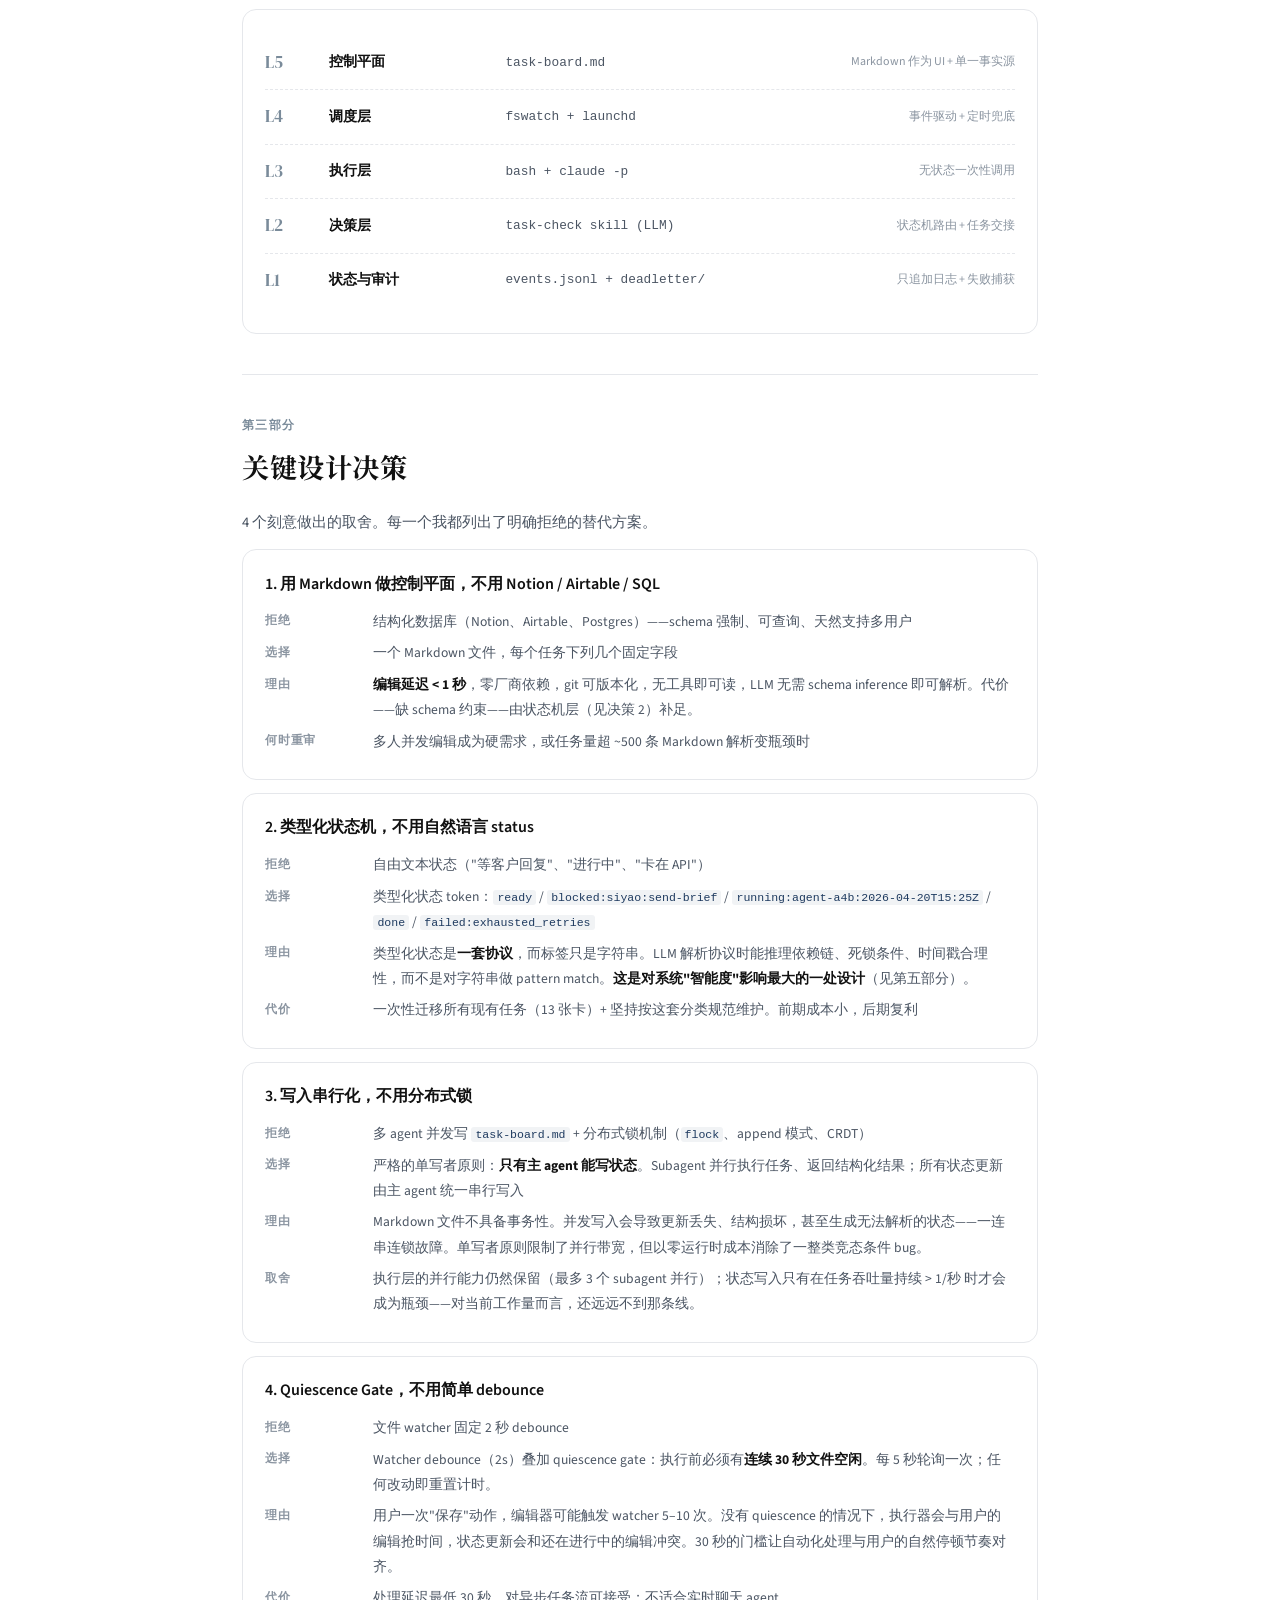
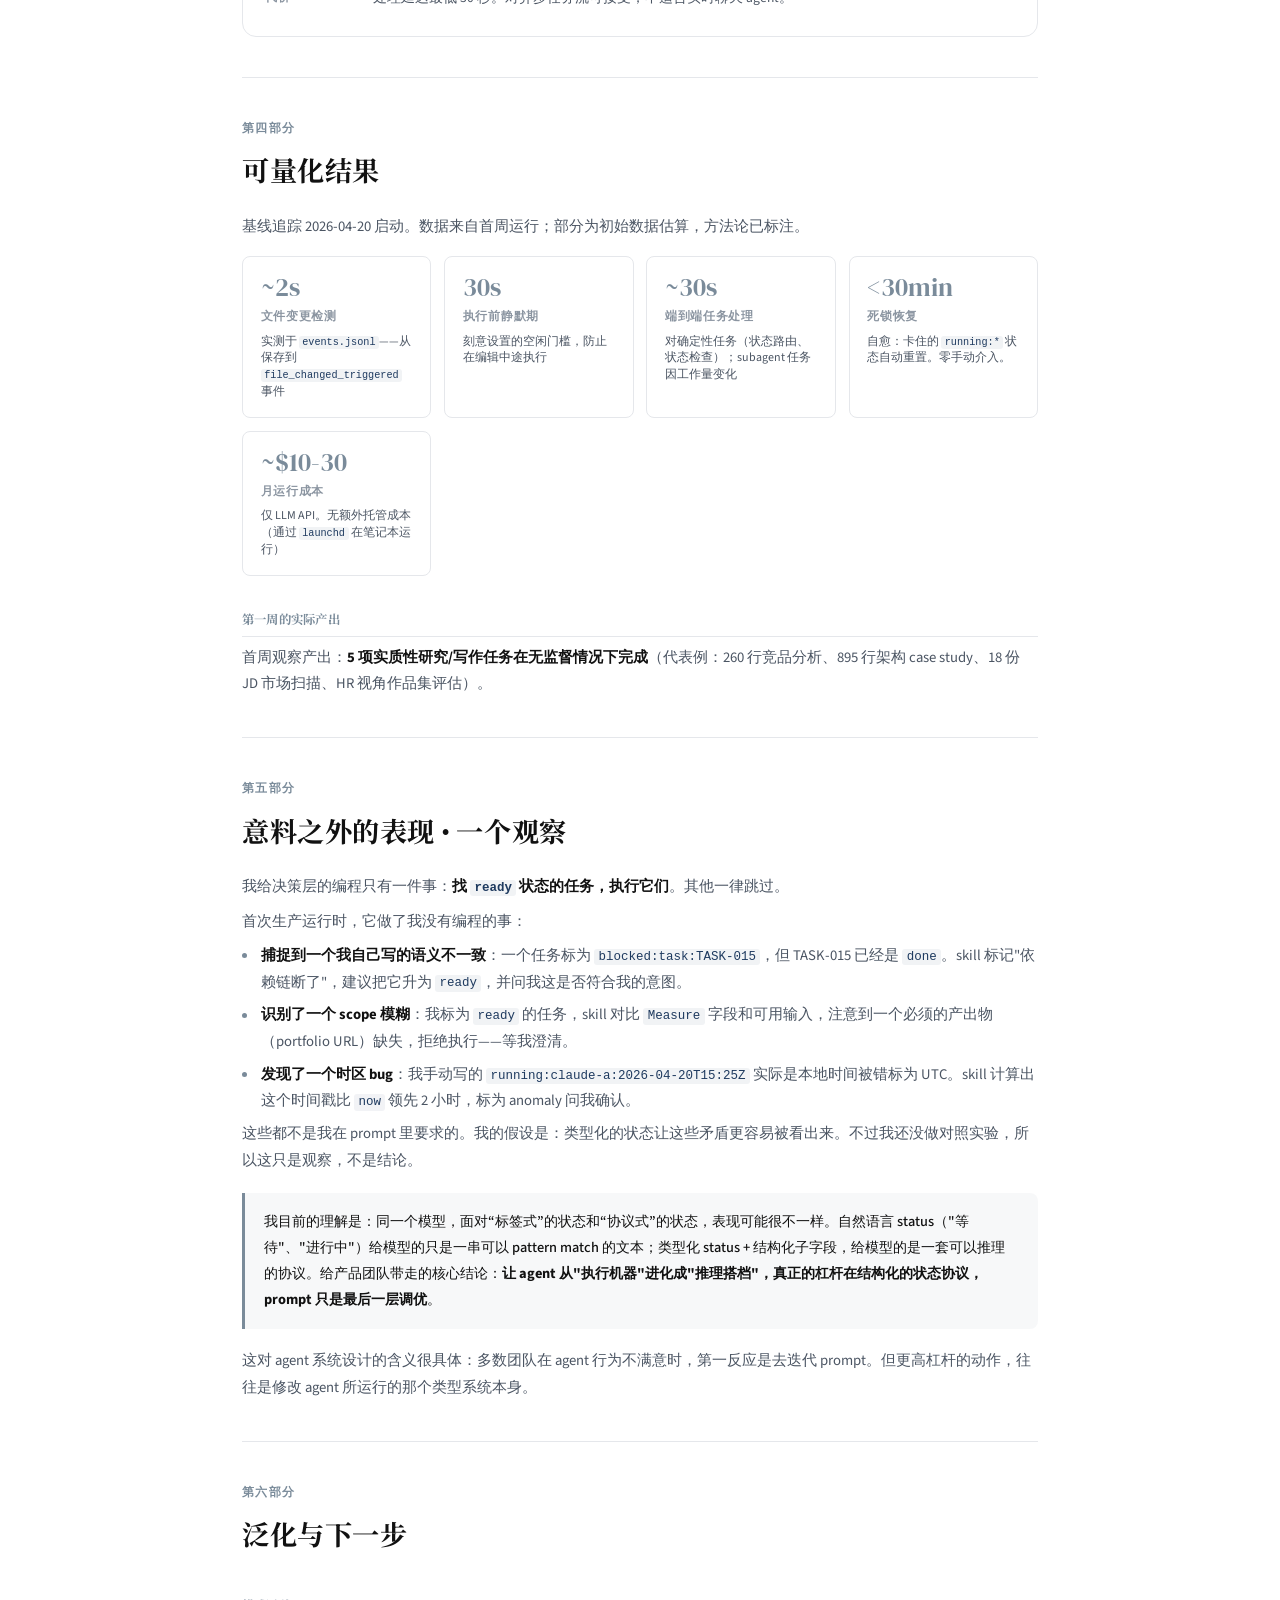
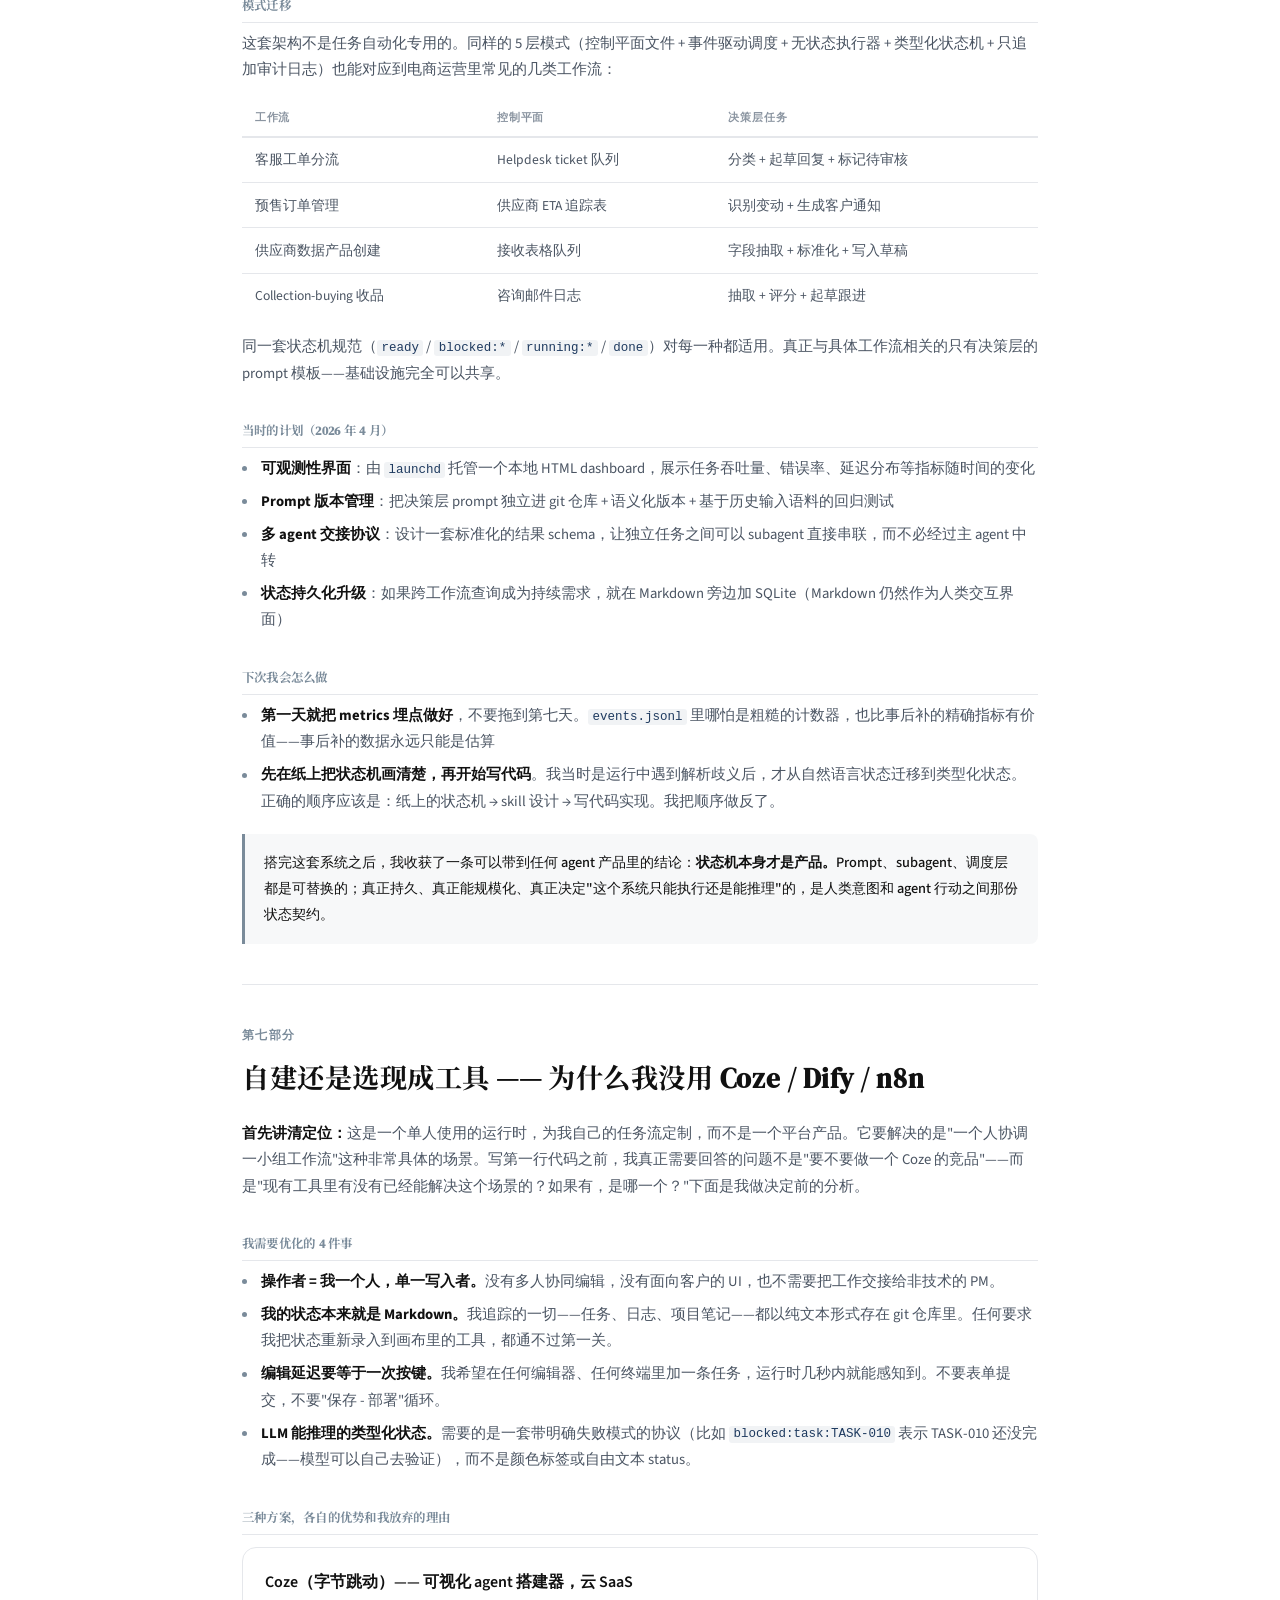
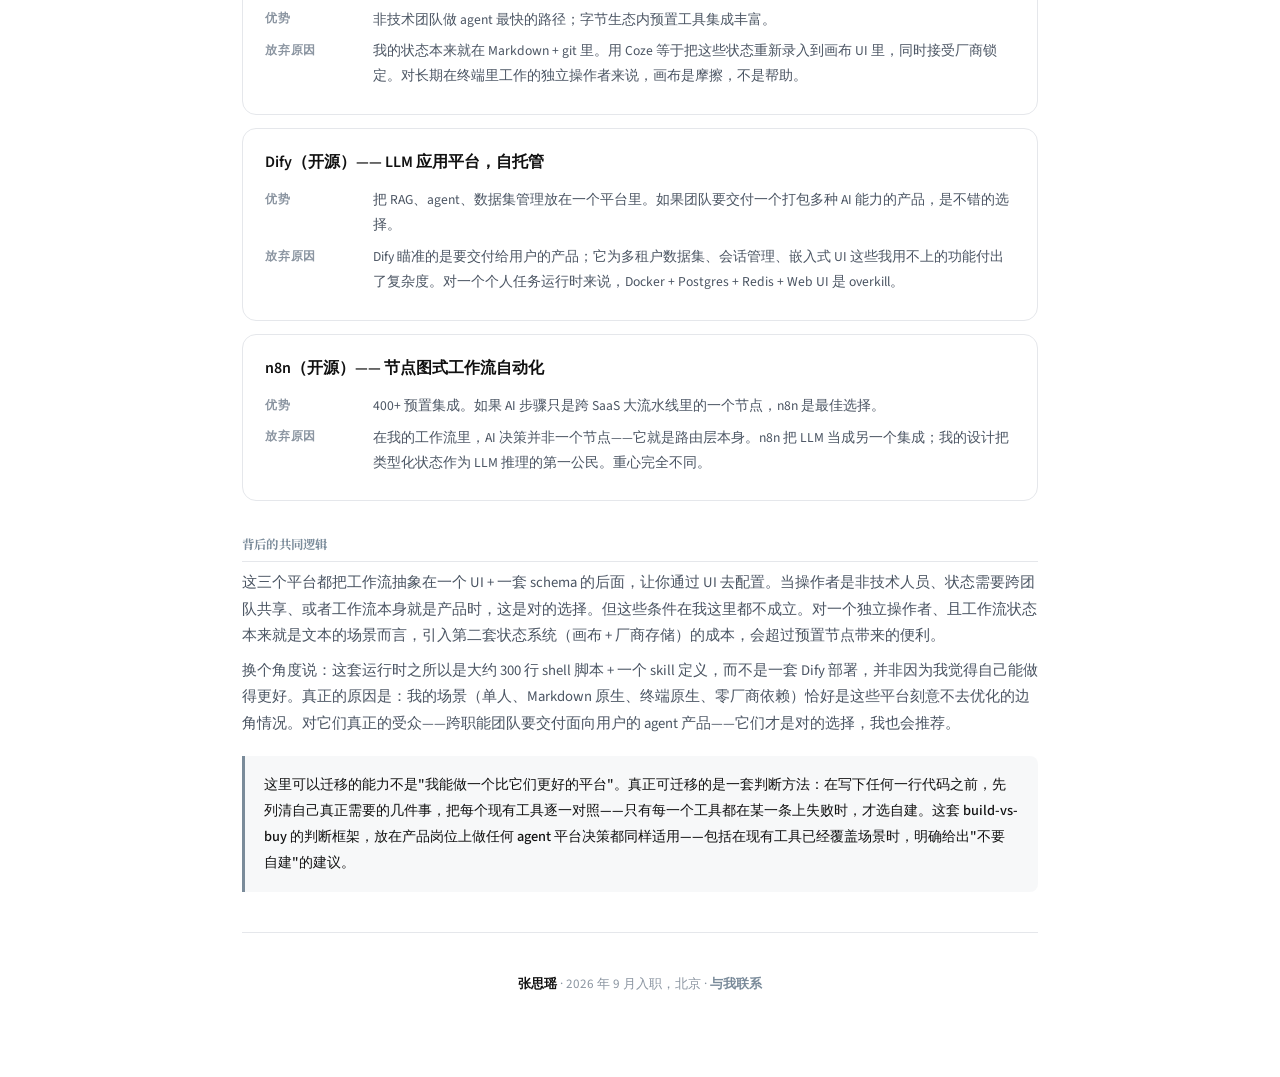
<file: ai-automation-zh.html>
<!DOCTYPE html>
<html lang="zh-CN">
<head>
<meta charset="UTF-8">
<meta name="viewport" content="width=device-width, initial-scale=1.0">
<title>Task Router Agent — 张思瑶</title>
<meta name="description" content="基于状态机的 Agent 编排运行时。张思瑶设计——以 Markdown 为控制平面的 LLM 任务路由系统，具备自愈、死信队列和人工审核节点。">
<link rel="preconnect" href="https://fonts.googleapis.com">
<link rel="preconnect" href="https://fonts.gstatic.com" crossorigin>
<link href="https://fonts.googleapis.com/css2?family=Noto+Serif+SC:wght@600;700&family=DM+Serif+Display:ital@0;1&family=Source+Sans+3:ital,wght@0,300;0,400;0,500;0,600;1,300;1,400&display=swap" rel="stylesheet">
<style>
:root {
  --cream: #FFFFFF; --cream-dark: #F3F5F8; --warm-white: #FFFFFF;
  --text-primary: #111111; --text-secondary: #4B5563; --text-light: #8B95A1;
  --accent-terracotta: #1E3A5F; --accent-terracotta-light: #4A6A94;
  --accent-sage: #3D5A80; --accent-sage-light: #A9B8CC;
  --accent-gold: #2B4C7E; --accent-gold-light: #C3CEDC;
  --accent-slate: #7A8B9A; --accent-slate-light: #A0AFBC;
  --border: #E5E7EB;
  --radius-sm: 8px; --radius-md: 14px;
  --font-serif: 'DM Serif Display', Georgia, serif;
  --font-sans: 'Source Sans 3', -apple-system, sans-serif;
  --font-mono: 'SF Mono', Monaco, 'Courier New', monospace;
}
*, *::before, *::after { margin: 0; padding: 0; box-sizing: border-box; }
html { scroll-behavior: smooth; font-size: 16px; -webkit-font-smoothing: antialiased; }
body { font-family: var(--font-sans); color: var(--text-primary); background: var(--cream); line-height: 1.7; }
a { color: var(--accent-slate); text-decoration: none; }
a:hover { color: var(--text-primary); }
.container { max-width: 860px; margin: 0 auto; padding: 0 2rem; }
.back-nav { position: fixed; top: 0; left: 0; right: 0; z-index: 100; background: rgba(255,255,255,0.88); backdrop-filter: blur(20px); border-bottom: 1px solid var(--border); padding: 1rem 2rem; }
.back-nav .inner { max-width: 860px; margin: 0 auto; display: flex; align-items: center; justify-content: space-between; }
.back-nav a.back-link { font-size: 0.85rem; font-weight: 500; color: var(--text-primary); }
.hero { padding: 7rem 0 2rem; text-align: center; }
.hero .label { font-size: 0.72rem; font-weight: 600; letter-spacing: 0.12em; text-transform: uppercase; color: var(--accent-slate); margin-bottom: 1rem; }
.hero h1 { font-family: var(--font-serif); font-size: 2.4rem; line-height: 1.2; margin-bottom: 1.2rem; }
.hero .subtitle { font-size: 1rem; color: var(--text-secondary); max-width: 680px; margin: 0 auto; line-height: 1.8; }
section { margin-bottom: 2.5rem; }
.part-label { font-size: 0.72rem; font-weight: 600; letter-spacing: 0.12em; text-transform: uppercase; color: var(--accent-slate); margin-bottom: 0.5rem; }
h2 { font-family: var(--font-serif); font-size: 1.7rem; margin-bottom: 1rem; }
h3 { font-size: 0.95rem; font-weight: 600; margin-bottom: 0.6rem; margin-top: 1.5rem; }
h4 { font-size: 0.78rem; font-weight: 600; letter-spacing: 0.08em; text-transform: uppercase; color: var(--accent-slate); margin-bottom: 0.5rem; margin-top: 2rem; padding-bottom: 0.3rem; border-bottom: 1px solid var(--border); }
p, li { font-size: 0.92rem; color: var(--text-secondary); line-height: 1.8; margin-bottom: 0.5rem; }
strong { color: var(--text-primary); }
ul { list-style: none; padding: 0; }
li { padding-left: 1.2rem; position: relative; margin-bottom: 0.4rem; }
li::before { content: ''; position: absolute; left: 0; top: 0.65rem; width: 5px; height: 5px; border-radius: 50%; background: var(--accent-slate); }
code { font-family: var(--font-mono); font-size: 0.85em; color: var(--accent-terracotta); background: rgba(30,58,95,0.06); padding: 0.1em 0.35em; border-radius: 3px; }
.divider { border: none; border-top: 1px solid var(--border); margin: 2.5rem 0; }
table { width: 100%; border-collapse: collapse; margin: 1rem 0; font-size: 0.85rem; }
th { text-align: left; font-size: 0.68rem; font-weight: 600; letter-spacing: 0.07em; text-transform: uppercase; color: var(--text-light); padding: 0.5rem 0.8rem; border-bottom: 2px solid var(--border); }
td { padding: 0.6rem 0.8rem; border-bottom: 1px solid var(--border); color: var(--text-secondary); vertical-align: top; }
tr:last-child td { border-bottom: none; }
.takeaway { background: rgba(122,139,154,0.06); border-left: 3px solid var(--accent-slate); border-radius: 0 var(--radius-sm) var(--radius-sm) 0; padding: 1rem 1.2rem; margin: 1.2rem 0; }
.takeaway p { font-size: 0.9rem; color: var(--text-primary); font-weight: 500; margin: 0; }
.arch-diagram { background: var(--warm-white); border: 1px solid var(--border); border-radius: var(--radius-md); padding: 1.6rem 1.4rem; margin: 1.5rem 0; }
.arch-row { display: flex; align-items: center; gap: 1rem; padding: 0.7rem 0; border-bottom: 1px dashed var(--border); }
.arch-row:last-child { border-bottom: none; }
.arch-layer { font-family: var(--font-serif); font-size: 1.05rem; color: var(--accent-slate); min-width: 48px; }
.arch-name { font-weight: 600; color: var(--text-primary); font-size: 0.9rem; min-width: 160px; }
.arch-impl { font-family: var(--font-mono); font-size: 0.8rem; color: var(--text-secondary); flex: 1; }
.arch-role { font-size: 0.75rem; color: var(--text-light); min-width: 200px; text-align: right; }
.flow-box { background: var(--warm-white); border: 1px solid var(--border); border-radius: var(--radius-md); padding: 1.5rem; margin: 1.2rem 0; font-size: 0.85rem; }
.flow-step { display: flex; align-items: center; gap: 0.8rem; padding: 0.55rem 0.8rem; border-radius: 6px; margin-bottom: 0.35rem; }
.flow-step.trigger { background: rgba(30,58,95,0.08); border-left: 3px solid var(--accent-sage); }
.flow-step.gate { background: rgba(30,58,95,0.08); border-left: 3px solid var(--accent-gold); }
.flow-step.llm { background: rgba(122,139,154,0.1); border-left: 3px solid var(--accent-slate); }
.flow-step.exec { background: rgba(30,58,95,0.06); border-left: 3px solid var(--accent-terracotta); }
.flow-arrow { color: var(--text-light); padding-left: 1.2rem; font-size: 0.7rem; line-height: 1; margin: 0.1rem 0; }
.flow-split { display: flex; gap: 0.5rem; margin: 0.4rem 0; }
.flow-split > div { flex: 1; padding: 0.5rem 0.7rem; border-radius: 6px; font-size: 0.78rem; text-align: center; }
.flow-split .ok { background: rgba(30,58,95,0.08); border: 1px solid rgba(30,58,95,0.25); }
.flow-split .skip { background: rgba(155,149,146,0.08); border: 1px dashed rgba(155,149,146,0.3); color: var(--text-light); }
.flow-split .heal { background: rgba(30,58,95,0.08); border: 1px solid rgba(30,58,95,0.3); }
.metrics-grid { display: grid; grid-template-columns: repeat(auto-fit, minmax(180px, 1fr)); gap: 0.8rem; margin: 1rem 0; }
.metric-card { background: var(--warm-white); border: 1px solid var(--border); border-radius: var(--radius-sm); padding: 1rem 1.1rem; }
.metric-value { font-family: var(--font-serif); font-size: 1.6rem; color: var(--accent-slate); line-height: 1.1; margin-bottom: 0.3rem; }
.metric-label { font-size: 0.72rem; color: var(--text-light); letter-spacing: 0.06em; text-transform: uppercase; font-weight: 600; }
.metric-note { font-size: 0.75rem; color: var(--text-secondary); margin-top: 0.4rem; line-height: 1.4; }
.decision-card { background: var(--warm-white); border: 1px solid var(--border); border-radius: var(--radius-md); padding: 1.2rem 1.4rem; margin: 0.8rem 0; }
.decision-title { font-size: 1rem; font-weight: 600; color: var(--text-primary); margin-bottom: 0.6rem; }
.decision-row { display: grid; grid-template-columns: 100px 1fr; gap: 0.5rem; margin-bottom: 0.4rem; font-size: 0.85rem; }
.decision-row .k { color: var(--text-light); font-size: 0.72rem; letter-spacing: 0.05em; font-weight: 600; padding-top: 0.1rem; }
.decision-row .v { color: var(--text-secondary); }
.decision-row .v strong { color: var(--text-primary); }
@media (max-width: 640px) {
  .container { padding: 0 1.25rem; }
  .hero { padding: 6rem 0 1.5rem; }
  .hero h1 { font-size: 1.7rem; }
  .hero .subtitle { font-size: 0.92rem; }
  h2 { font-size: 1.35rem; }
  h3 { font-size: 0.9rem; }
  .flow-box { padding: 1rem 0.9rem; font-size: 0.82rem; }
  .flow-step { display: block; padding: 0.55rem 0.7rem; font-size: 0.82rem; line-height: 1.6; }
  .flow-arrow { padding-left: 0.5rem; font-size: 0.65rem; word-break: break-word; }
  .flow-split { flex-direction: column; gap: 0.4rem; }
  .flow-split > div { font-size: 0.78rem; text-align: left; padding: 0.5rem 0.7rem; }
  .arch-row { flex-direction: column; align-items: flex-start; gap: 0.3rem; padding: 0.6rem 0; }
  .arch-layer { font-size: 0.95rem; min-width: auto; }
  .arch-name { font-size: 0.9rem; min-width: auto; }
  .arch-impl { font-size: 0.76rem; word-break: break-word; }
  .arch-role { text-align: left; min-width: auto; }
  .decision-card { padding: 1rem 1.1rem; }
  .decision-title { font-size: 0.95rem; }
  .decision-row { grid-template-columns: 1fr; gap: 0.15rem; font-size: 0.82rem; }
  .metrics-grid { grid-template-columns: 1fr 1fr; gap: 0.5rem; }
  .metric-card { padding: 0.8rem 0.85rem; }
  .metric-value { font-size: 1.3rem; }
  .metric-label { font-size: 0.66rem; }
  .metric-note { font-size: 0.7rem; }
  table { display: block; overflow-x: auto; white-space: nowrap; font-size: 0.78rem; }
  table th, table td { padding: 0.45rem 0.55rem; white-space: normal; min-width: 120px; }
  .takeaway { padding: 0.85rem 1rem; }
  .takeaway p { font-size: 0.86rem; }
  code { word-break: break-word; }
}
:root{--font-serif:'DM Serif Display','Noto Serif SC','Songti SC',serif;--font-sans:'Source Sans 3','PingFang SC','Noto Sans SC','Hiragino Sans GB','Microsoft YaHei',sans-serif}
body{font-family:var(--font-sans);line-height:1.85}
h1,h2,h3,h4{font-family:var(--font-serif);font-weight:700;letter-spacing:.02em}
em,i{font-style:normal}
</style>
<link rel="icon" href="favicon.svg" type="image/svg+xml">
</head>
<body>

<div class="back-nav"><div class="inner"><a class="back-link" href="zh.html">&larr; 返回主页</a><div style="display:flex;align-items:center;gap:0.25rem;background:var(--warm-white);border:1px solid var(--border);border-radius:6px;padding:0.2rem;"><a href="ai-automation.html" style="font-size:0.72rem;font-weight:500;padding:0.2rem 0.5rem;border-radius:4px;color:var(--text-light);">EN</a><a href="ai-automation-zh.html" style="font-size:0.72rem;font-weight:600;padding:0.2rem 0.5rem;border-radius:4px;background:var(--accent-slate);color:var(--warm-white);">中</a><a href="ai-automation-fr.html" style="font-size:0.72rem;font-weight:500;padding:0.2rem 0.5rem;border-radius:4px;color:var(--text-light);">FR</a></div></div></div>

<div class="hero">
  <div class="container">
    <div class="label">Agent 编排 · 系统设计</div>
    <h1>Task Router Agent<br>用 Markdown 文件作为控制平面的任务调度系统</h1>
    <p class="subtitle">这是一套 LLM 驱动的任务运行时——路由、执行、任务卡住后的恢复都能自动完成。一个 Markdown 文件作为 Agent 的控制平面，整套系统不依赖于任何打开着的会话——当时，编辑文件后工作就会在后台继续。下面讲清楚：这套架构的设计思路、我做出的几个关键取舍、实际运行数据，以及一个我没有刻意编程、系统却自发表现出的关键行为。</p>
    <p class="subtitle" style="font-size:0.85rem;opacity:0.75;margin-top:0.6rem">本文写于 2026 年 4 月。2026 年 9 月，后台运行器因登录凭证过期停止运行；任务看板本身至今仍在日常使用。</p>
  </div>
</div>

<div class="container">

<section>
  <div class="part-label">第一部分</div>
  <h2>问题</h2>
  <p><strong>背景：</strong>作为一个独立运营者，我同时在推进 4 条线（内容生产、一个咨询副业项目、作品集搭建、学业）。任务状态散落在不同工具里——每次切换上下文都要花 15&ndash;30 分钟重新进入状态，才能真正开始工作。</p>
  <p><strong>产品约束：</strong>我想要的任务系统需要满足两点：可以<strong>随时加任务</strong>；分配给自动化的任务能<strong>自己跑完</strong>，不需要我守在电脑前。合上电脑，几个小时后回来，任务已经处理完。</p>
  <p><strong>为什么这是 Agent 设计的关键：</strong>大多数"AI 助手"一关上聊天窗口就停止工作——它们绑定的是对话，而非工作本身。构建一个<em>不依赖会话生命周期</em>的 Agent 运行时，是一个完全不同的设计问题；这也是让 Agent 从"工具"升级到"基础设施"的分水岭。</p>
  <div class="takeaway">
    <p>核心设计问题：一个纯文本文件 + 一套状态机协议 + 一个 LLM 决策层，能不能撑起一个持久化的 Agent 运行时？如果可以，这套模式就能迁移到任何运营工作流——客服工单分派、内容流水线、业务自动化。</p>
  </div>
</section>

<hr class="divider">

<section>
  <div class="part-label">第二部分</div>
  <h2>系统架构</h2>

  <h4>Task Routing 流程</h4>
  <div class="flow-box">
    <div class="flow-step trigger"><strong>触发</strong> &middot; <code>task-board.md</code> 被编辑（任何来源：我、另一个 agent、cron）</div>
    <div class="flow-arrow">↓&nbsp;&nbsp;<code>fswatch</code> · 2 秒 debounce · <code>launchd</code> 每小时兜底</div>
    <div class="flow-step gate"><strong>Quiescence Gate</strong> &middot; 30 秒文件空闲后才执行（防止编辑过程中的竞态条件）</div>
    <div class="flow-arrow">↓&nbsp;&nbsp;获取文件锁 · <code>mkdir</code> 原子操作</div>
    <div class="flow-step llm"><strong>LLM 决策层</strong> &middot; 解析 task-board 状态机 · 对每个任务分类：<code>ready</code> / <code>blocked:*</code> / <code>running:*</code> / <code>done</code> / <code>failed:*</code></div>
    <div class="flow-arrow">↓</div>
    <div class="flow-split">
      <div class="ok"><strong>ready</strong> → 并行执行（最多 3 个 subagent 同时跑）</div>
      <div class="skip"><strong>blocked / done</strong> → 直接跳过，不重复判断</div>
      <div class="heal"><strong>running &gt; 30min</strong> → 自动重置为 ready（死锁恢复）</div>
    </div>
    <div class="flow-arrow">↓&nbsp;&nbsp;写入串行化 · 主 agent 统一写回状态</div>
    <div class="flow-step exec"><strong>状态更新 + 只追加日志</strong> &middot; <code>task-board.md</code> 写回 · <code>events.jsonl</code> 结构化日志 · <code>deadletter/</code> 终态失败归档</div>
  </div>

  <h4>5 层架构</h4>
  <div class="arch-diagram">
    <div class="arch-row"><span class="arch-layer">L5</span><span class="arch-name">控制平面</span><span class="arch-impl">task-board.md</span><span class="arch-role">Markdown 作为 UI + 单一事实源</span></div>
    <div class="arch-row"><span class="arch-layer">L4</span><span class="arch-name">调度层</span><span class="arch-impl">fswatch + launchd</span><span class="arch-role">事件驱动 + 定时兜底</span></div>
    <div class="arch-row"><span class="arch-layer">L3</span><span class="arch-name">执行层</span><span class="arch-impl">bash + claude -p</span><span class="arch-role">无状态一次性调用</span></div>
    <div class="arch-row"><span class="arch-layer">L2</span><span class="arch-name">决策层</span><span class="arch-impl">task-check skill (LLM)</span><span class="arch-role">状态机路由 + 任务交接</span></div>
    <div class="arch-row"><span class="arch-layer">L1</span><span class="arch-name">状态与审计</span><span class="arch-impl">events.jsonl + deadletter/</span><span class="arch-role">只追加日志 + 失败捕获</span></div>
  </div>
</section>

<hr class="divider">

<section>
  <div class="part-label">第三部分</div>
  <h2>关键设计决策</h2>
  <p>4 个刻意做出的取舍。每一个我都列出了明确拒绝的替代方案。</p>

  <div class="decision-card">
    <div class="decision-title">1. 用 Markdown 做控制平面，不用 Notion / Airtable / SQL</div>
    <div class="decision-row"><span class="k">拒绝</span><span class="v">结构化数据库（Notion、Airtable、Postgres）——schema 强制、可查询、天然支持多用户</span></div>
    <div class="decision-row"><span class="k">选择</span><span class="v">一个 Markdown 文件，每个任务下列几个固定字段</span></div>
    <div class="decision-row"><span class="k">理由</span><span class="v"><strong>编辑延迟 &lt; 1 秒</strong>，零厂商依赖，git 可版本化，无工具即可读，LLM 无需 schema inference 即可解析。代价——缺 schema 约束——由状态机层（见决策 2）补足。</span></div>
    <div class="decision-row"><span class="k">何时重审</span><span class="v">多人并发编辑成为硬需求，或任务量超 ~500 条 Markdown 解析变瓶颈时</span></div>
  </div>

  <div class="decision-card">
    <div class="decision-title">2. 类型化状态机，不用自然语言 status</div>
    <div class="decision-row"><span class="k">拒绝</span><span class="v">自由文本状态（"等客户回复"、"进行中"、"卡在 API"）</span></div>
    <div class="decision-row"><span class="k">选择</span><span class="v">类型化状态 token：<code>ready</code> / <code>blocked:siyao:send-brief</code> / <code>running:agent-a4b:2026-04-20T15:25Z</code> / <code>done</code> / <code>failed:exhausted_retries</code></span></div>
    <div class="decision-row"><span class="k">理由</span><span class="v">类型化状态是<strong>一套协议</strong>，而标签只是字符串。LLM 解析协议时能推理依赖链、死锁条件、时间戳合理性，而不是对字符串做 pattern match。<strong>这是对系统"智能度"影响最大的一处设计</strong>（见第五部分）。</span></div>
    <div class="decision-row"><span class="k">代价</span><span class="v">一次性迁移所有现有任务（13 张卡）+ 坚持按这套分类规范维护。前期成本小，后期复利</span></div>
  </div>

  <div class="decision-card">
    <div class="decision-title">3. 写入串行化，不用分布式锁</div>
    <div class="decision-row"><span class="k">拒绝</span><span class="v">多 agent 并发写 <code>task-board.md</code> + 分布式锁机制（<code>flock</code>、append 模式、CRDT）</span></div>
    <div class="decision-row"><span class="k">选择</span><span class="v">严格的单写者原则：<strong>只有主 agent 能写状态</strong>。Subagent 并行执行任务、返回结构化结果；所有状态更新由主 agent 统一串行写入</span></div>
    <div class="decision-row"><span class="k">理由</span><span class="v">Markdown 文件不具备事务性。并发写入会导致更新丢失、结构损坏，甚至生成无法解析的状态——一连串连锁故障。单写者原则限制了并行带宽，但以零运行时成本消除了一整类竞态条件 bug。</span></div>
    <div class="decision-row"><span class="k">取舍</span><span class="v">执行层的并行能力仍然保留（最多 3 个 subagent 并行）；状态写入只有在任务吞吐量持续 &gt; 1/秒 时才会成为瓶颈——对当前工作量而言，还远远不到那条线。</span></div>
  </div>

  <div class="decision-card">
    <div class="decision-title">4. Quiescence Gate，不用简单 debounce</div>
    <div class="decision-row"><span class="k">拒绝</span><span class="v">文件 watcher 固定 2 秒 debounce</span></div>
    <div class="decision-row"><span class="k">选择</span><span class="v">Watcher debounce（2s）<em>叠加</em> quiescence gate：执行前必须有<strong>连续 30 秒文件空闲</strong>。每 5 秒轮询一次；任何改动即重置计时。</span></div>
    <div class="decision-row"><span class="k">理由</span><span class="v">用户一次"保存"动作，编辑器可能触发 watcher 5&ndash;10 次。没有 quiescence 的情况下，执行器会与用户的编辑抢时间，状态更新会和还在进行中的编辑冲突。30 秒的门槛让自动化处理与用户的自然停顿节奏对齐。</span></div>
    <div class="decision-row"><span class="k">代价</span><span class="v">处理延迟最低 30 秒。对异步任务流可接受；不适合实时聊天 agent。</span></div>
  </div>
</section>

<hr class="divider">

<section>
  <div class="part-label">第四部分</div>
  <h2>可量化结果</h2>
  <p>基线追踪 2026-04-20 启动。数据来自首周运行；部分为初始数据估算，方法论已标注。</p>

  <div class="metrics-grid">
    <div class="metric-card"><div class="metric-value">~2s</div><div class="metric-label">文件变更检测</div><div class="metric-note">实测于 <code>events.jsonl</code>——从保存到 <code>file_changed_triggered</code> 事件</div></div>
    <div class="metric-card"><div class="metric-value">30s</div><div class="metric-label">执行前静默期</div><div class="metric-note">刻意设置的空闲门槛，防止在编辑中途执行</div></div>
    <div class="metric-card"><div class="metric-value">~30s</div><div class="metric-label">端到端任务处理</div><div class="metric-note">对确定性任务（状态路由、状态检查）；subagent 任务因工作量变化</div></div>
    <div class="metric-card"><div class="metric-value">&lt;30min</div><div class="metric-label">死锁恢复</div><div class="metric-note">自愈：卡住的 <code>running:*</code> 状态自动重置。零手动介入。</div></div>
    <div class="metric-card"><div class="metric-value">~$10-30</div><div class="metric-label">月运行成本</div><div class="metric-note">仅 LLM API。无额外托管成本（通过 <code>launchd</code> 在笔记本运行）</div></div>
  </div>

  <h4>第一周的实际产出</h4>
  <p>首周观察产出：<strong>5 项实质性研究/写作任务在无监督情况下完成</strong>（代表例：260 行竞品分析、895 行架构 case study、18 份 JD 市场扫描、HR 视角作品集评估）。</p>
</section>

<hr class="divider">

<section>
  <div class="part-label">第五部分</div>
  <h2>意料之外的表现 · 一个观察</h2>

  <p>我给决策层的编程只有一件事：<strong>找 <code>ready</code> 状态的任务，执行它们</strong>。其他一律跳过。</p>

  <p>首次生产运行时，它做了我没有编程的事：</p>

  <ul>
    <li><strong>捕捉到一个我自己写的语义不一致</strong>：一个任务标为 <code>blocked:task:TASK-015</code>，但 TASK-015 已经是 <code>done</code>。skill 标记"依赖链断了"，建议把它升为 <code>ready</code>，并问我这是否符合我的意图。</li>
    <li><strong>识别了一个 scope 模糊</strong>：我标为 <code>ready</code> 的任务，skill 对比 <code>Measure</code> 字段和可用输入，注意到一个必须的产出物（portfolio URL）缺失，拒绝执行——等我澄清。</li>
    <li><strong>发现了一个时区 bug</strong>：我手动写的 <code>running:claude-a:2026-04-20T15:25Z</code> 实际是本地时间被错标为 UTC。skill 计算出这个时间戳比 <code>now</code> 领先 2 小时，标为 anomaly 问我确认。</li>
  </ul>

  <p>这些都不是我在 prompt 里要求的。我的假设是：类型化的状态让这些矛盾更容易被看出来。不过我还没做对照实验，所以这只是观察，不是结论。</p>

  <div class="takeaway">
    <p>我目前的理解是：同一个模型，面对“标签式”的状态和“协议式”的状态，表现可能很不一样。自然语言 status（"等待"、"进行中"）给模型的只是一串可以 pattern match 的文本；类型化 status + 结构化子字段，给模型的是一套可以推理的协议。给产品团队带走的核心结论：<strong>让 agent 从"执行机器"进化成"推理搭档"，真正的杠杆在结构化的状态协议，prompt 只是最后一层调优</strong>。</p>
  </div>

  <p>这对 agent 系统设计的含义很具体：多数团队在 agent 行为不满意时，第一反应是去迭代 prompt。但更高杠杆的动作，往往是修改 agent 所运行的那个<em>类型系统</em>本身。</p>
</section>

<hr class="divider">

<section>
  <div class="part-label">第六部分</div>
  <h2>泛化与下一步</h2>

  <h4>模式迁移</h4>
  <p>这套架构不是任务自动化专用的。同样的 5 层模式（控制平面文件 + 事件驱动调度 + 无状态执行器 + 类型化状态机 + 只追加审计日志）也能对应到电商运营里常见的几类工作流：</p>

  <table>
    <tr><th>工作流</th><th>控制平面</th><th>决策层任务</th></tr>
    <tr><td>客服工单分流</td><td>Helpdesk ticket 队列</td><td>分类 + 起草回复 + 标记待审核</td></tr>
    <tr><td>预售订单管理</td><td>供应商 ETA 追踪表</td><td>识别变动 + 生成客户通知</td></tr>
    <tr><td>供应商数据产品创建</td><td>接收表格队列</td><td>字段抽取 + 标准化 + 写入草稿</td></tr>
    <tr><td>Collection-buying 收品</td><td>咨询邮件日志</td><td>抽取 + 评分 + 起草跟进</td></tr>
  </table>

  <p>同一套状态机规范（<code>ready</code> / <code>blocked:*</code> / <code>running:*</code> / <code>done</code>）对每一种都适用。真正与具体工作流相关的只有决策层的 prompt 模板——基础设施完全可以共享。</p>

  <h4>当时的计划（2026 年 4 月）</h4>
  <ul>
    <li><strong>可观测性界面</strong>：由 <code>launchd</code> 托管一个本地 HTML dashboard，展示任务吞吐量、错误率、延迟分布等指标随时间的变化</li>
    <li><strong>Prompt 版本管理</strong>：把决策层 prompt 独立进 git 仓库 + 语义化版本 + 基于历史输入语料的回归测试</li>
    <li><strong>多 agent 交接协议</strong>：设计一套标准化的结果 schema，让独立任务之间可以 subagent 直接串联，而不必经过主 agent 中转</li>
    <li><strong>状态持久化升级</strong>：如果跨工作流查询成为持续需求，就在 Markdown 旁边加 SQLite（Markdown 仍然作为人类交互界面）</li>
  </ul>

  <h4>下次我会怎么做</h4>
  <ul>
    <li><strong>第一天就把 metrics 埋点做好</strong>，不要拖到第七天。<code>events.jsonl</code> 里哪怕是粗糙的计数器，也比事后补的精确指标有价值——事后补的数据永远只能是估算</li>
    <li><strong>先在纸上把状态机画清楚，再开始写代码</strong>。我当时是运行中遇到解析歧义后，才从自然语言状态迁移到类型化状态。正确的顺序应该是：纸上的状态机 → skill 设计 → 写代码实现。我把顺序做反了。</li>
  </ul>

  <div class="takeaway">
    <p>搭完这套系统之后，我收获了一条可以带到任何 agent 产品里的结论：<strong>状态机本身才是产品。</strong>Prompt、subagent、调度层都是可替换的；真正持久、真正能规模化、真正决定"这个系统只能执行还是能推理"的，是人类意图和 agent 行动之间那份状态契约。</p>
  </div>
</section>

<hr class="divider">

<!-- ===== PART 7 ===== -->
<section>
  <div class="part-label">第七部分</div>
  <h2>自建还是选现成工具 —— 为什么我没用 Coze / Dify / n8n</h2>

  <p><strong>首先讲清定位：</strong>这是一个单人使用的运行时，为我自己的任务流定制，而不是一个平台产品。它要解决的是"一个人协调一小组工作流"这种非常具体的场景。写第一行代码之前，我真正需要回答的问题不是"要不要做一个 Coze 的竞品"——而是"现有工具里有没有已经能解决这个场景的？如果有，是哪一个？"下面是我做决定前的分析。</p>

  <h4>我需要优化的 4 件事</h4>
  <ul>
    <li><strong>操作者 = 我一个人，单一写入者。</strong>没有多人协同编辑，没有面向客户的 UI，也不需要把工作交接给非技术的 PM。</li>
    <li><strong>我的状态本来就是 Markdown。</strong>我追踪的一切——任务、日志、项目笔记——都以纯文本形式存在 git 仓库里。任何要求我把状态重新录入到画布里的工具，都通不过第一关。</li>
    <li><strong>编辑延迟要等于一次按键。</strong>我希望在任何编辑器、任何终端里加一条任务，运行时几秒内就能感知到。不要表单提交，不要"保存 - 部署"循环。</li>
    <li><strong>LLM 能推理的类型化状态。</strong>需要的是一套带明确失败模式的协议（比如 <code>blocked:task:TASK-010</code> 表示 TASK-010 还没完成——模型可以自己去验证），而不是颜色标签或自由文本 status。</li>
  </ul>

  <h4>三种方案，各自的优势和我放弃的理由</h4>

  <div class="decision-card">
    <div class="decision-title">Coze（字节跳动）—— 可视化 agent 搭建器，云 SaaS</div>
    <div class="decision-row"><span class="k">优势</span><span class="v">非技术团队做 agent 最快的路径；字节生态内预置工具集成丰富。</span></div>
    <div class="decision-row"><span class="k">放弃原因</span><span class="v">我的状态本来就在 Markdown + git 里。用 Coze 等于把这些状态重新录入到画布 UI 里，同时接受厂商锁定。对长期在终端里工作的独立操作者来说，画布是摩擦，不是帮助。</span></div>
  </div>

  <div class="decision-card">
    <div class="decision-title">Dify（开源）—— LLM 应用平台，自托管</div>
    <div class="decision-row"><span class="k">优势</span><span class="v">把 RAG、agent、数据集管理放在一个平台里。如果团队要交付一个打包多种 AI 能力的产品，是不错的选择。</span></div>
    <div class="decision-row"><span class="k">放弃原因</span><span class="v">Dify 瞄准的是要交付给用户的产品；它为多租户数据集、会话管理、嵌入式 UI 这些我用不上的功能付出了复杂度。对一个个人任务运行时来说，Docker + Postgres + Redis + Web UI 是 overkill。</span></div>
  </div>

  <div class="decision-card">
    <div class="decision-title">n8n（开源）—— 节点图式工作流自动化</div>
    <div class="decision-row"><span class="k">优势</span><span class="v">400+ 预置集成。如果 AI 步骤只是跨 SaaS 大流水线里的一个节点，n8n 是最佳选择。</span></div>
    <div class="decision-row"><span class="k">放弃原因</span><span class="v">在我的工作流里，AI 决策并非一个节点——它<em>就是</em>路由层本身。n8n 把 LLM 当成另一个集成；我的设计把类型化状态作为 LLM 推理的第一公民。重心完全不同。</span></div>
  </div>

  <h4>背后的共同逻辑</h4>
  <p>这三个平台都把工作流抽象在一个 UI + 一套 schema 的后面，让你通过 UI 去配置。当操作者是非技术人员、状态需要跨团队共享、或者工作流本身就是产品时，这是对的选择。但这些条件在我这里都不成立。对一个独立操作者、且工作流状态本来就是文本的场景而言，引入第二套状态系统（画布 + 厂商存储）的成本，会超过预置节点带来的便利。</p>

  <p>换个角度说：这套运行时之所以是大约 300 行 shell 脚本 + 一个 skill 定义，而不是一套 Dify 部署，并非因为我觉得自己能做得更好。真正的原因是：我的场景（单人、Markdown 原生、终端原生、零厂商依赖）恰好是这些平台刻意<em>不</em>去优化的边角情况。对它们真正的受众——跨职能团队要交付面向用户的 agent 产品——它们才是对的选择，我也会推荐。</p>

  <div class="takeaway">
    <p>这里可以迁移的能力不是"我能做一个比它们更好的平台"。真正可迁移的是一套判断方法：在写下任何一行代码之前，先列清自己真正需要的几件事，把每个现有工具逐一对照——只有每一个工具都在某一条上失败时，才选自建。这套 build-vs-buy 的判断框架，放在产品岗位上做任何 agent 平台决策都同样适用——包括在现有工具已经覆盖场景时，明确给出"不要自建"的建议。</p>
  </div>
</section>

<section style="margin-bottom: 5rem;">
  <hr class="divider">
  <p style="font-size: 0.82rem; color: var(--text-light); text-align: center;">
    <strong>张思瑶</strong> &middot; 2026 年 9 月入职，北京 &middot;
    <a href="zh.html#contact" style="color: var(--accent-slate); font-weight: 600;">与我联系</a>
  </p>
</section>

</div>
</body>
</html>
</file>
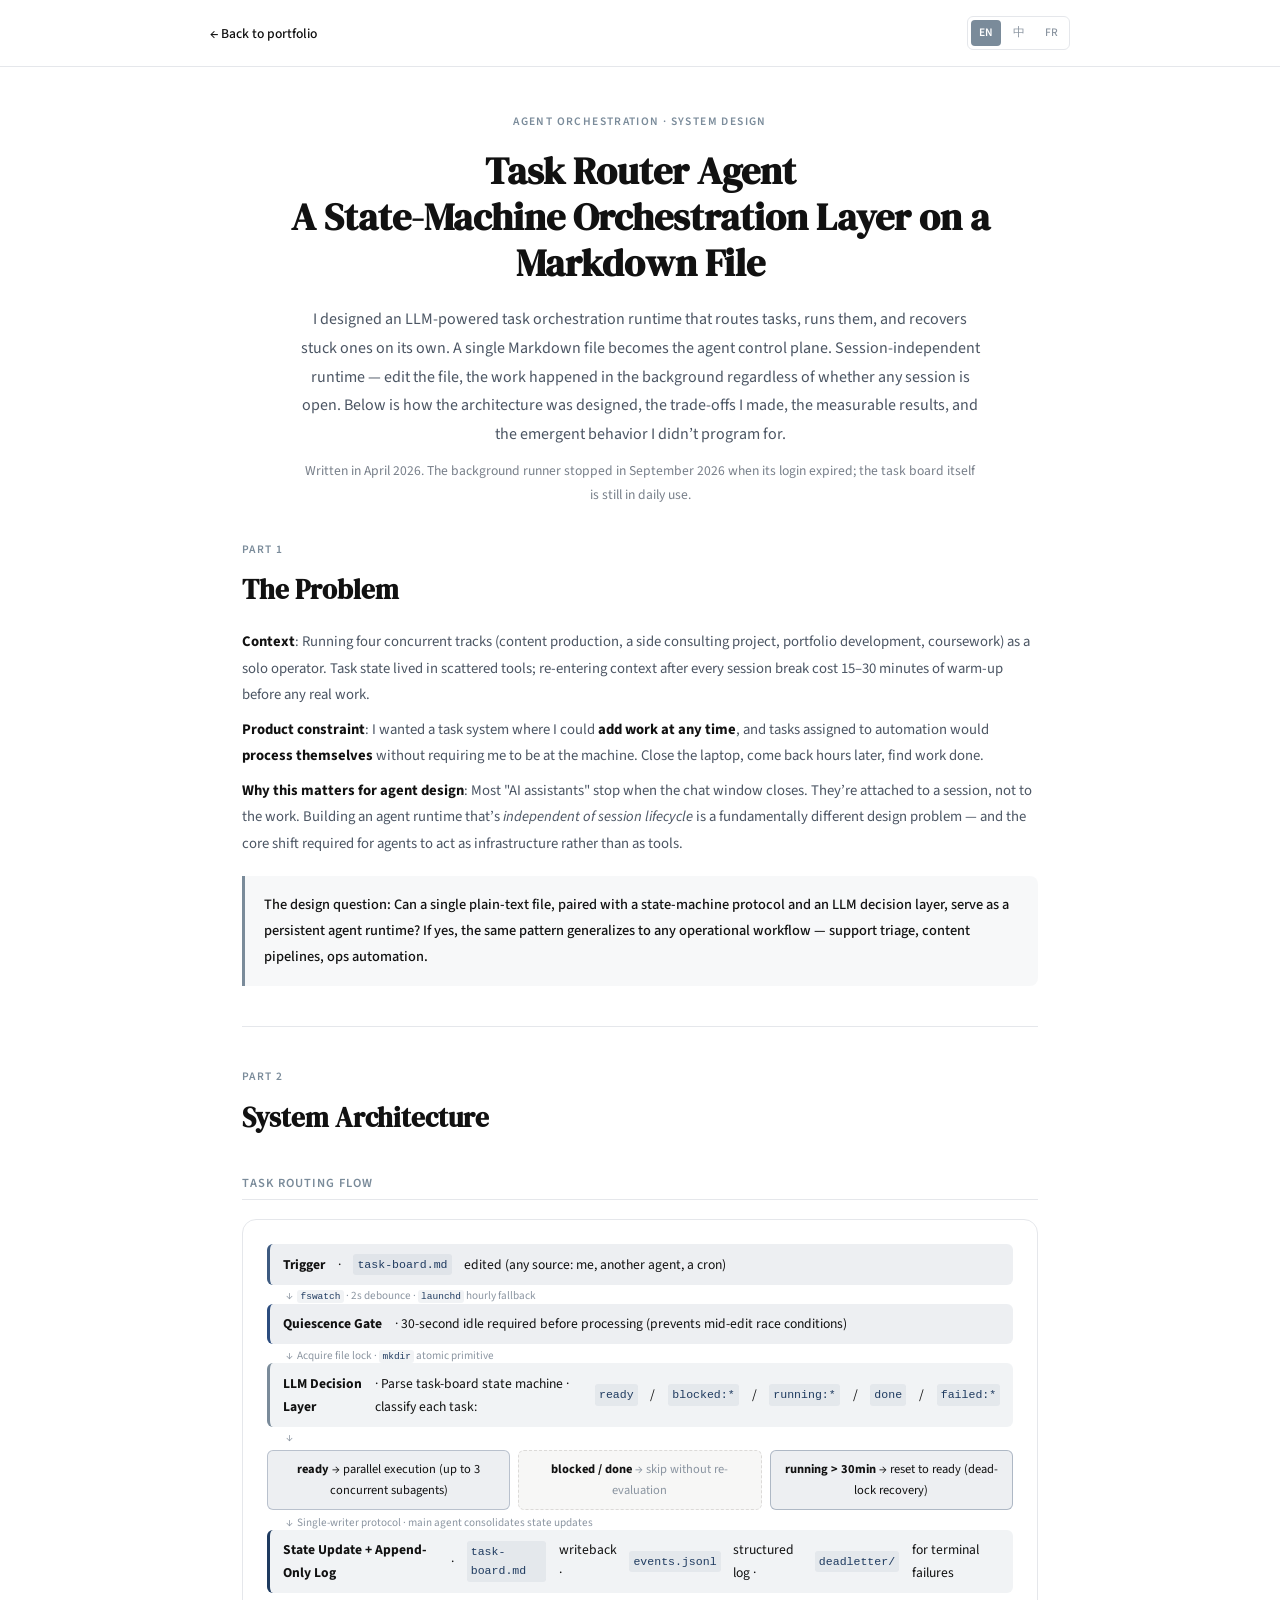
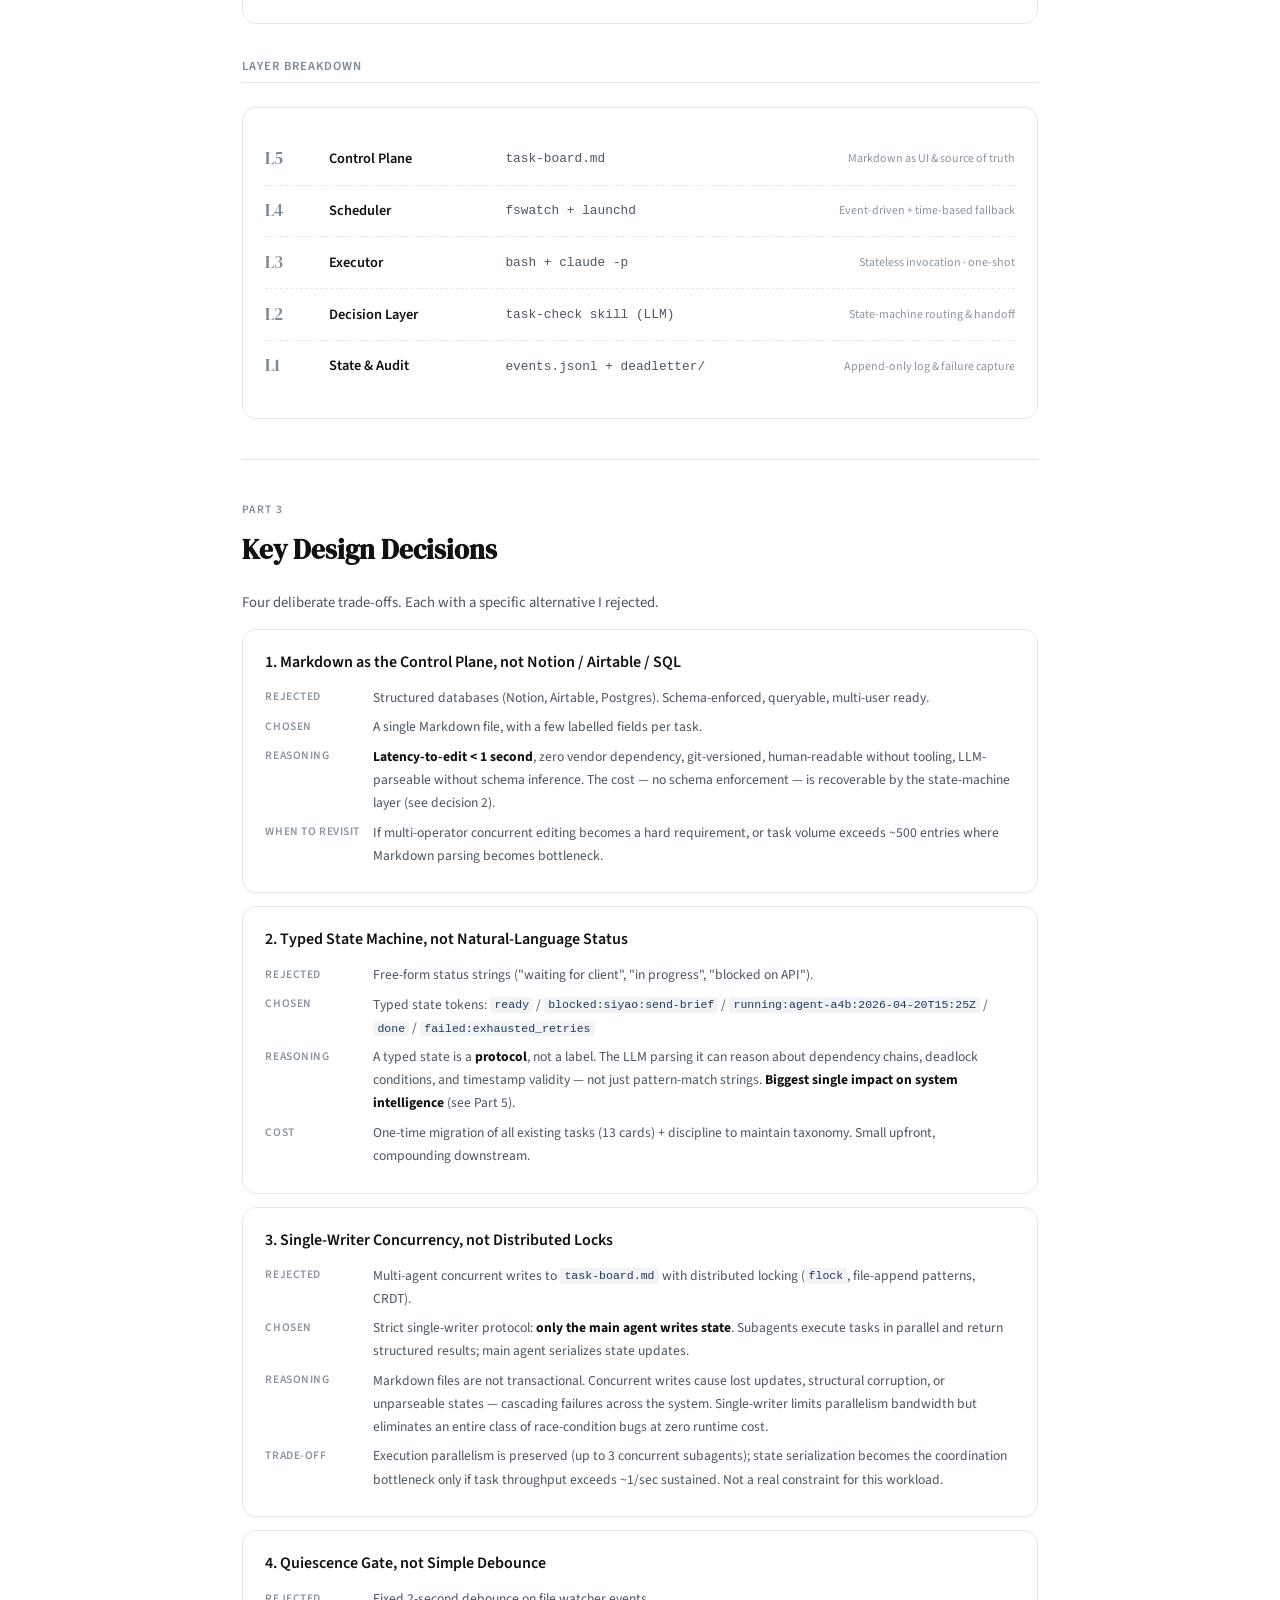
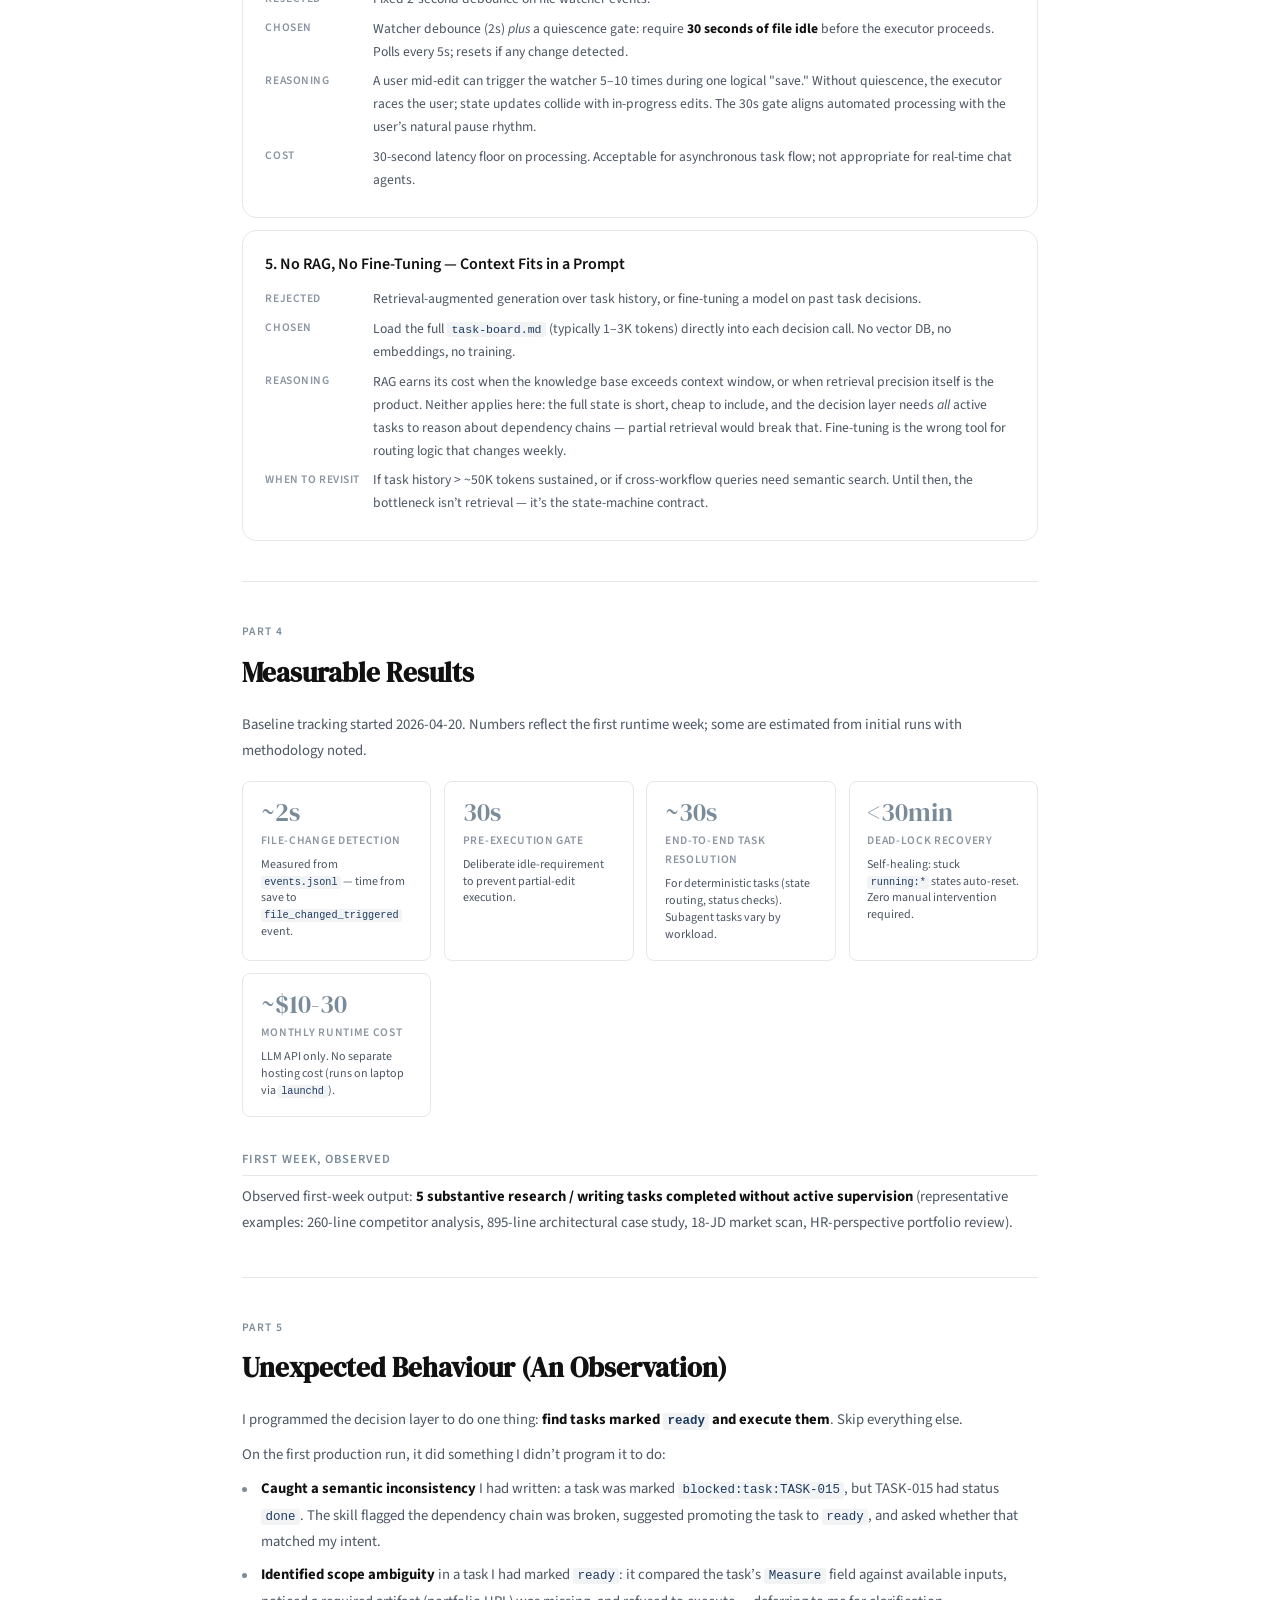
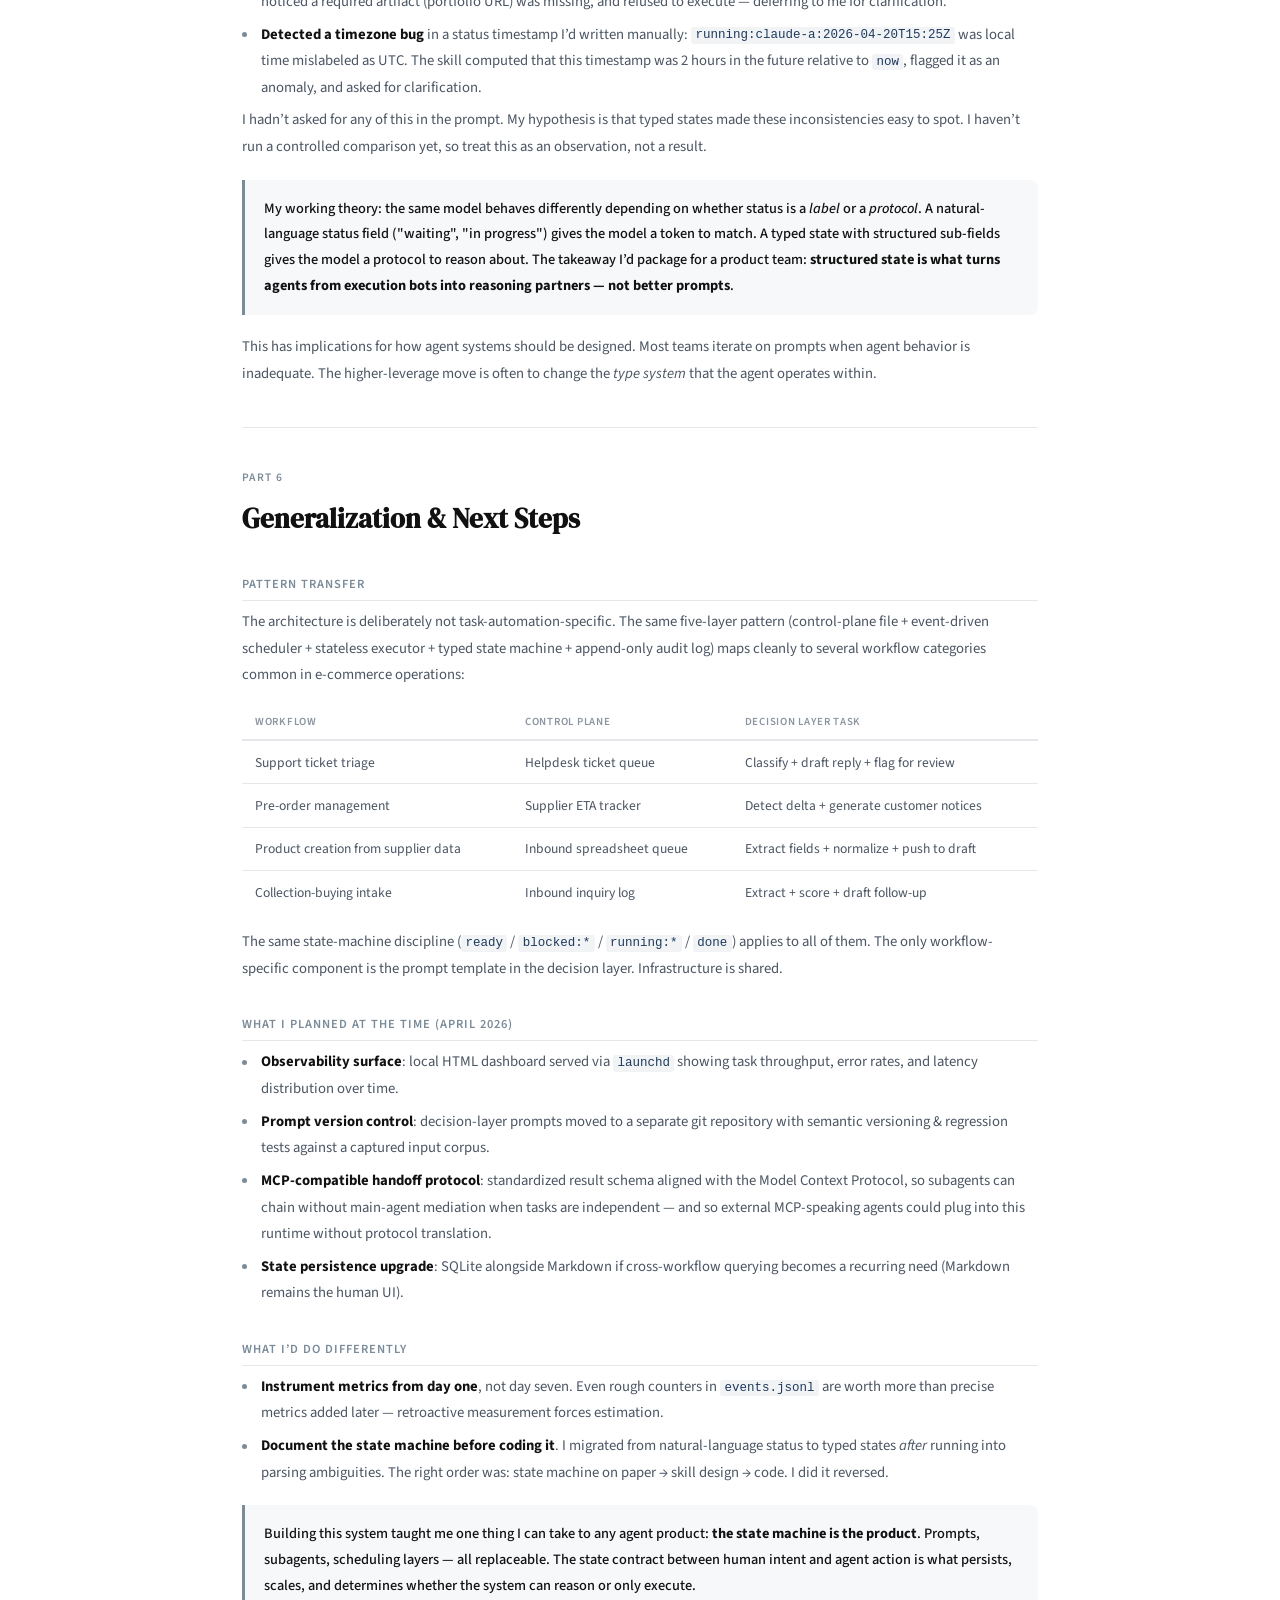
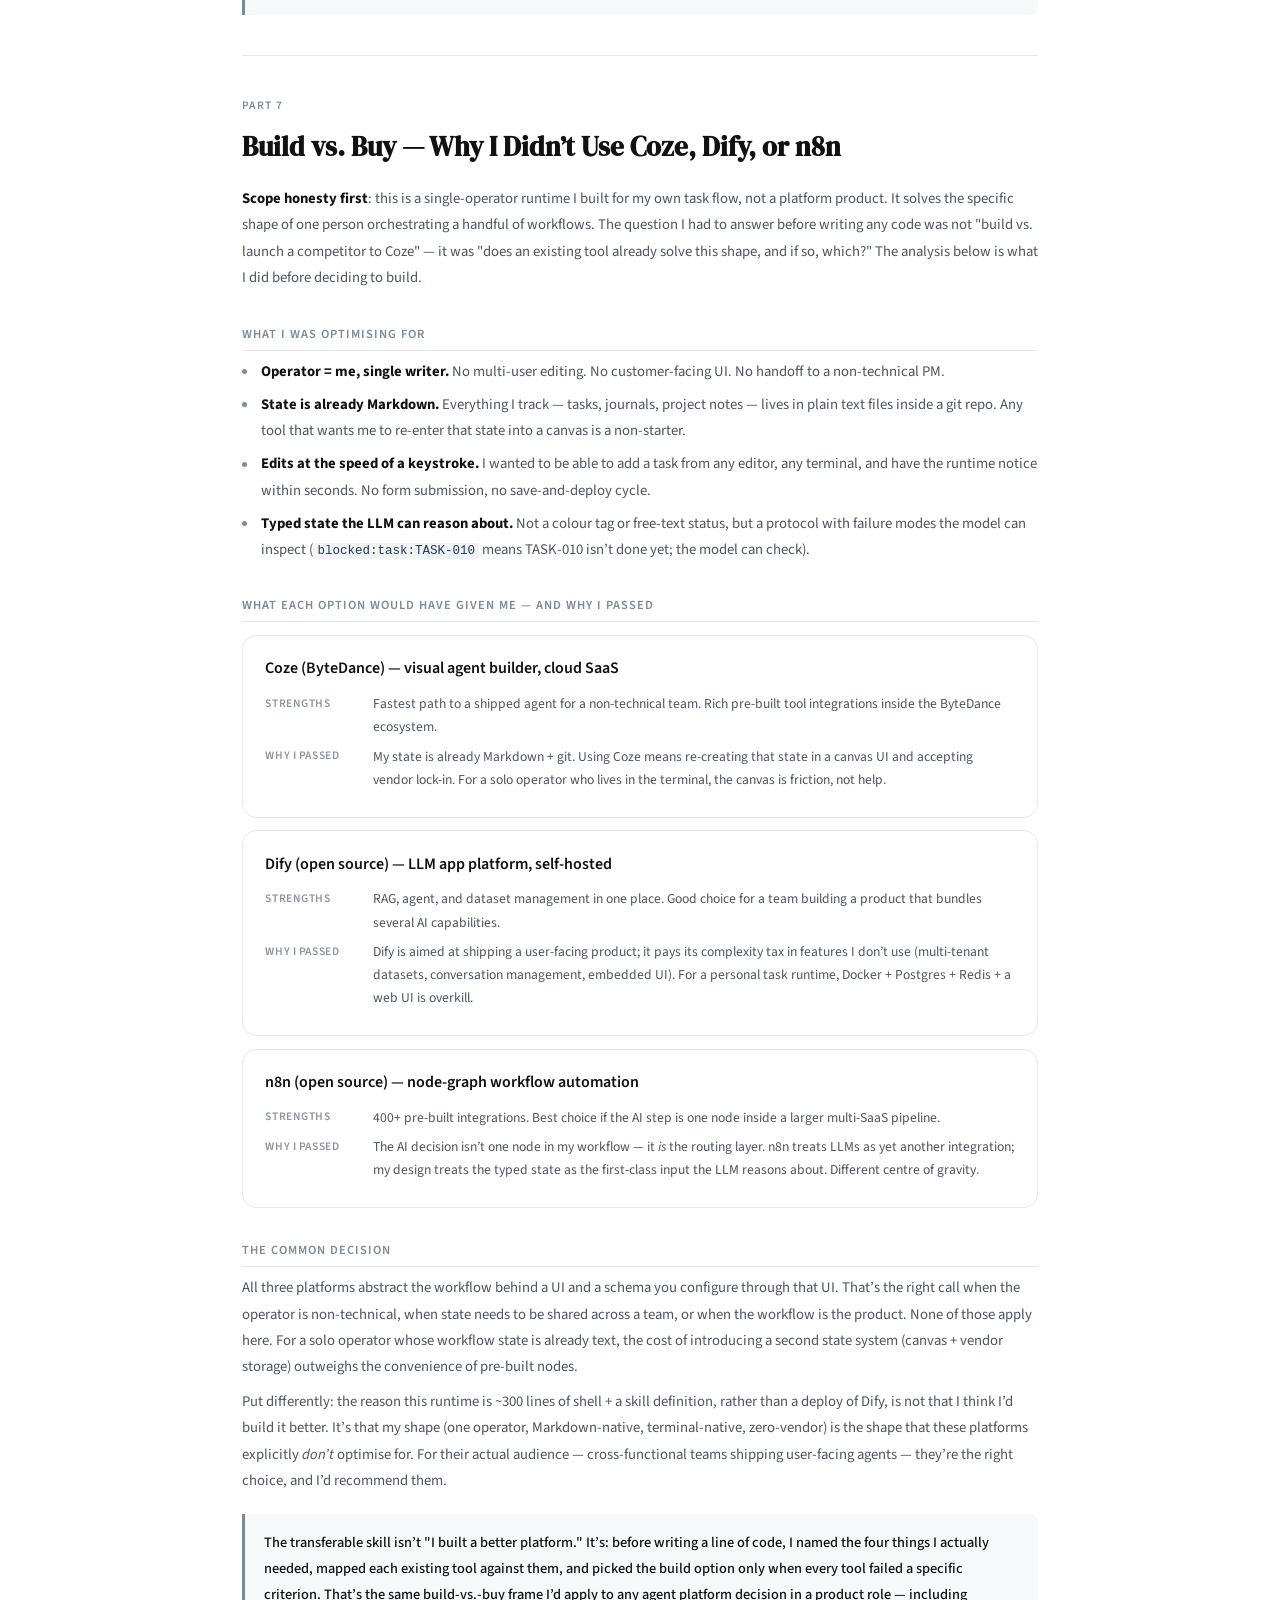
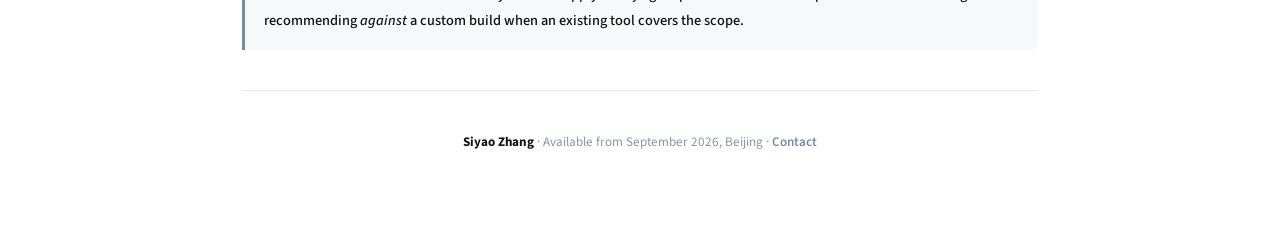
<file: ai-automation.html>
<!DOCTYPE html>
<html lang="en">
<head>
<meta charset="UTF-8">
<meta name="viewport" content="width=device-width, initial-scale=1.0">
<title>Task Router Agent — Siyao Zhang</title>
<meta name="description" content="A state-machine-driven agent orchestration runtime. Designed by Siyao Zhang — LLM-powered task routing on a Markdown control plane with self-healing, dead-letter queue, and human-in-the-loop validation.">
<link rel="preconnect" href="https://fonts.googleapis.com">
<link rel="preconnect" href="https://fonts.gstatic.com" crossorigin>
<link href="https://fonts.googleapis.com/css2?family=DM+Serif+Display:ital@0;1&family=Source+Sans+3:ital,wght@0,300;0,400;0,500;0,600;1,300;1,400&display=swap" rel="stylesheet">
<style>
:root {
  --cream: #FFFFFF; --cream-dark: #F3F5F8; --warm-white: #FFFFFF;
  --text-primary: #111111; --text-secondary: #4B5563; --text-light: #8B95A1;
  --accent-terracotta: #1E3A5F; --accent-terracotta-light: #4A6A94;
  --accent-sage: #3D5A80; --accent-sage-light: #A9B8CC;
  --accent-gold: #2B4C7E; --accent-gold-light: #C3CEDC;
  --accent-slate: #7A8B9A; --accent-slate-light: #A0AFBC;
  --border: #E5E7EB;
  --shadow-sm: 0 1px 3px rgba(15,23,42,0.04); --shadow-md: 0 4px 16px rgba(15,23,42,0.06);
  --radius-sm: 8px; --radius-md: 14px;
  --font-serif: 'DM Serif Display', Georgia, serif;
  --font-sans: 'Source Sans 3', -apple-system, sans-serif;
  --font-mono: 'SF Mono', Monaco, 'Courier New', monospace;
}
*, *::before, *::after { margin: 0; padding: 0; box-sizing: border-box; }
html { scroll-behavior: smooth; font-size: 16px; -webkit-font-smoothing: antialiased; }
body { font-family: var(--font-sans); color: var(--text-primary); background: var(--cream); line-height: 1.7; }
a { color: var(--accent-slate); text-decoration: none; }
a:hover { color: var(--text-primary); }
.container { max-width: 860px; margin: 0 auto; padding: 0 2rem; }

.back-nav { position: fixed; top: 0; left: 0; right: 0; z-index: 100; background: rgba(255,255,255,0.88); backdrop-filter: blur(20px); border-bottom: 1px solid var(--border); padding: 1rem 2rem; }
.back-nav .inner { max-width: 860px; margin: 0 auto; display: flex; align-items: center; justify-content: space-between; }
.back-nav a.back-link { font-size: 0.85rem; font-weight: 500; color: var(--text-primary); }

.hero { padding: 7rem 0 2rem; text-align: center; }
.hero .label { font-size: 0.72rem; font-weight: 600; letter-spacing: 0.12em; text-transform: uppercase; color: var(--accent-slate); margin-bottom: 1rem; }
.hero h1 { font-family: var(--font-serif); font-size: 2.4rem; line-height: 1.2; margin-bottom: 1.2rem; }
.hero .subtitle { font-size: 1rem; color: var(--text-secondary); max-width: 680px; margin: 0 auto; line-height: 1.8; }

section { margin-bottom: 2.5rem; }
.part-label { font-size: 0.72rem; font-weight: 600; letter-spacing: 0.12em; text-transform: uppercase; color: var(--accent-slate); margin-bottom: 0.5rem; }
h2 { font-family: var(--font-serif); font-size: 1.7rem; margin-bottom: 1rem; }
h3 { font-size: 0.95rem; font-weight: 600; margin-bottom: 0.6rem; margin-top: 1.5rem; }
h4 { font-size: 0.78rem; font-weight: 600; letter-spacing: 0.08em; text-transform: uppercase; color: var(--accent-slate); margin-bottom: 0.5rem; margin-top: 2rem; padding-bottom: 0.3rem; border-bottom: 1px solid var(--border); }
p, li { font-size: 0.92rem; color: var(--text-secondary); line-height: 1.8; margin-bottom: 0.5rem; }
strong { color: var(--text-primary); }
ul { list-style: none; padding: 0; }
li { padding-left: 1.2rem; position: relative; margin-bottom: 0.4rem; }
li::before { content: ''; position: absolute; left: 0; top: 0.65rem; width: 5px; height: 5px; border-radius: 50%; background: var(--accent-slate); }
ol { padding-left: 1.5rem; }
ol li { padding-left: 0.3rem; }
ol li::before { display: none; }
code { font-family: var(--font-mono); font-size: 0.85em; color: var(--accent-terracotta); background: rgba(30,58,95,0.06); padding: 0.1em 0.35em; border-radius: 3px; }

.card { background: var(--warm-white); border: 1px solid var(--border); border-radius: var(--radius-md); padding: 1.5rem; margin: 1.2rem 0; }
.divider { border: none; border-top: 1px solid var(--border); margin: 2.5rem 0; }

table { width: 100%; border-collapse: collapse; margin: 1rem 0; font-size: 0.85rem; }
th { text-align: left; font-size: 0.68rem; font-weight: 600; letter-spacing: 0.07em; text-transform: uppercase; color: var(--text-light); padding: 0.5rem 0.8rem; border-bottom: 2px solid var(--border); }
td { padding: 0.6rem 0.8rem; border-bottom: 1px solid var(--border); color: var(--text-secondary); vertical-align: top; }
tr:last-child td { border-bottom: none; }

.takeaway { background: rgba(122,139,154,0.06); border-left: 3px solid var(--accent-slate); border-radius: 0 var(--radius-sm) var(--radius-sm) 0; padding: 1rem 1.2rem; margin: 1.2rem 0; }
.takeaway p { font-size: 0.9rem; color: var(--text-primary); font-weight: 500; margin: 0; }

.arch-diagram { background: var(--warm-white); border: 1px solid var(--border); border-radius: var(--radius-md); padding: 1.6rem 1.4rem; margin: 1.5rem 0; }
.arch-row { display: flex; align-items: center; gap: 1rem; padding: 0.7rem 0; border-bottom: 1px dashed var(--border); }
.arch-row:last-child { border-bottom: none; }
.arch-layer { font-family: var(--font-serif); font-size: 1.05rem; color: var(--accent-slate); min-width: 48px; }
.arch-name { font-weight: 600; color: var(--text-primary); font-size: 0.9rem; min-width: 160px; }
.arch-impl { font-family: var(--font-mono); font-size: 0.8rem; color: var(--text-secondary); flex: 1; }
.arch-role { font-size: 0.75rem; color: var(--text-light); min-width: 200px; text-align: right; }

.flow-box { background: var(--warm-white); border: 1px solid var(--border); border-radius: var(--radius-md); padding: 1.5rem; margin: 1.2rem 0; font-size: 0.85rem; }
.flow-step { display: flex; align-items: center; gap: 0.8rem; padding: 0.55rem 0.8rem; border-radius: 6px; margin-bottom: 0.35rem; }
.flow-step.trigger { background: rgba(30,58,95,0.08); border-left: 3px solid var(--accent-sage); }
.flow-step.gate { background: rgba(30,58,95,0.08); border-left: 3px solid var(--accent-gold); }
.flow-step.llm { background: rgba(122,139,154,0.1); border-left: 3px solid var(--accent-slate); }
.flow-step.exec { background: rgba(30,58,95,0.06); border-left: 3px solid var(--accent-terracotta); }
.flow-arrow { color: var(--text-light); padding-left: 1.2rem; font-size: 0.7rem; line-height: 1; margin: 0.1rem 0; }
.flow-split { display: flex; gap: 0.5rem; margin: 0.4rem 0; }
.flow-split > div { flex: 1; padding: 0.5rem 0.7rem; border-radius: 6px; font-size: 0.78rem; text-align: center; }
.flow-split .ok { background: rgba(30,58,95,0.08); border: 1px solid rgba(30,58,95,0.25); }
.flow-split .skip { background: rgba(155,149,146,0.08); border: 1px dashed rgba(155,149,146,0.3); color: var(--text-light); }
.flow-split .heal { background: rgba(30,58,95,0.08); border: 1px solid rgba(30,58,95,0.3); }

.metrics-grid { display: grid; grid-template-columns: repeat(auto-fit, minmax(180px, 1fr)); gap: 0.8rem; margin: 1rem 0; }
.metric-card { background: var(--warm-white); border: 1px solid var(--border); border-radius: var(--radius-sm); padding: 1rem 1.1rem; }
.metric-value { font-family: var(--font-serif); font-size: 1.6rem; color: var(--accent-slate); line-height: 1.1; margin-bottom: 0.3rem; }
.metric-label { font-size: 0.72rem; color: var(--text-light); letter-spacing: 0.06em; text-transform: uppercase; font-weight: 600; }
.metric-note { font-size: 0.75rem; color: var(--text-secondary); margin-top: 0.4rem; line-height: 1.4; }

.decision-card { background: var(--warm-white); border: 1px solid var(--border); border-radius: var(--radius-md); padding: 1.2rem 1.4rem; margin: 0.8rem 0; }
.decision-title { font-size: 1rem; font-weight: 600; color: var(--text-primary); margin-bottom: 0.6rem; }
.decision-row { display: grid; grid-template-columns: 100px 1fr; gap: 0.5rem; margin-bottom: 0.4rem; font-size: 0.85rem; }
.decision-row .k { color: var(--text-light); font-size: 0.72rem; letter-spacing: 0.05em; text-transform: uppercase; font-weight: 600; padding-top: 0.1rem; }
.decision-row .v { color: var(--text-secondary); }
.decision-row .v strong { color: var(--text-primary); }

@media (max-width: 640px) {
  .container { padding: 0 1.25rem; }
  .hero { padding: 6rem 0 1.5rem; }
  .hero h1 { font-size: 1.7rem; }
  .hero .subtitle { font-size: 0.92rem; }
  h2 { font-size: 1.35rem; }
  h3 { font-size: 0.9rem; }

  /* Flow diagram — stop using flex so labels + codes wrap naturally */
  .flow-box { padding: 1rem 0.9rem; font-size: 0.82rem; }
  .flow-step { display: block; padding: 0.55rem 0.7rem; font-size: 0.82rem; line-height: 1.6; }
  .flow-arrow { padding-left: 0.5rem; font-size: 0.65rem; word-break: break-word; }
  .flow-split { flex-direction: column; gap: 0.4rem; }
  .flow-split > div { font-size: 0.78rem; text-align: left; padding: 0.5rem 0.7rem; }

  /* Architecture layer breakdown — stack each row */
  .arch-row { flex-direction: column; align-items: flex-start; gap: 0.3rem; padding: 0.6rem 0; }
  .arch-layer { font-size: 0.95rem; min-width: auto; }
  .arch-name { font-size: 0.9rem; min-width: auto; }
  .arch-impl { font-size: 0.76rem; word-break: break-word; }
  .arch-role { text-align: left; min-width: auto; }

  /* Decision cards */
  .decision-card { padding: 1rem 1.1rem; }
  .decision-title { font-size: 0.95rem; }
  .decision-row { grid-template-columns: 1fr; gap: 0.15rem; font-size: 0.82rem; }

  /* Metrics grid — 2 columns on phone */
  .metrics-grid { grid-template-columns: 1fr 1fr; gap: 0.5rem; }
  .metric-card { padding: 0.8rem 0.85rem; }
  .metric-value { font-size: 1.3rem; }
  .metric-label { font-size: 0.66rem; }
  .metric-note { font-size: 0.7rem; }

  /* Tables (Part 7 comparison) — let them scroll horizontally */
  table { display: block; overflow-x: auto; white-space: nowrap; font-size: 0.78rem; }
  table th, table td { padding: 0.45rem 0.55rem; white-space: normal; min-width: 120px; }

  /* Takeaway pull-quotes */
  .takeaway { padding: 0.85rem 1rem; }
  .takeaway p { font-size: 0.86rem; }

  /* Code inline fits */
  code { word-break: break-word; }
}
</style>
<link rel="icon" href="favicon.svg" type="image/svg+xml">
</head>
<body>

<div class="back-nav"><div class="inner"><a class="back-link" href="index.html">&larr; Back to portfolio</a><div style="display:flex;align-items:center;gap:0.25rem;background:var(--warm-white);border:1px solid var(--border);border-radius:6px;padding:0.2rem;"><a href="ai-automation.html" style="font-size:0.72rem;font-weight:600;padding:0.2rem 0.5rem;border-radius:4px;background:var(--accent-slate);color:var(--warm-white);">EN</a><a href="ai-automation-zh.html" style="font-size:0.72rem;font-weight:500;padding:0.2rem 0.5rem;border-radius:4px;color:var(--text-light);">中</a><a href="ai-automation-fr.html" style="font-size:0.72rem;font-weight:500;padding:0.2rem 0.5rem;border-radius:4px;color:var(--text-light);">FR</a></div></div></div>

<div class="hero">
  <div class="container">
    <div class="label">Agent Orchestration · System Design</div>
    <h1>Task Router Agent<br>A State-Machine Orchestration Layer on a Markdown File</h1>
    <p class="subtitle">I designed an LLM-powered task orchestration runtime that routes tasks, runs them, and recovers stuck ones on its own. A single Markdown file becomes the agent control plane. Session-independent runtime — edit the file, the work happened in the background regardless of whether any session is open. Below is how the architecture was designed, the trade-offs I made, the measurable results, and the emergent behavior I didn&rsquo;t program for.</p>
    <p class="subtitle" style="font-size:0.85rem;opacity:0.75;margin-top:0.6rem">Written in April 2026. The background runner stopped in September 2026 when its login expired; the task board itself is still in daily use.</p>
  </div>
</div>

<div class="container">

<!-- ===== PART 1 ===== -->
<section>
  <div class="part-label">Part 1</div>
  <h2>The Problem</h2>
  <p><strong>Context</strong>: Running four concurrent tracks (content production, a side consulting project, portfolio development, coursework) as a solo operator. Task state lived in scattered tools; re-entering context after every session break cost 15&ndash;30 minutes of warm-up before any real work.</p>
  <p><strong>Product constraint</strong>: I wanted a task system where I could <strong>add work at any time</strong>, and tasks assigned to automation would <strong>process themselves</strong> without requiring me to be at the machine. Close the laptop, come back hours later, find work done.</p>
  <p><strong>Why this matters for agent design</strong>: Most "AI assistants" stop when the chat window closes. They&rsquo;re attached to a session, not to the work. Building an agent runtime that&rsquo;s <em>independent of session lifecycle</em> is a fundamentally different design problem &mdash; and the core shift required for agents to act as infrastructure rather than as tools.</p>
  <div class="takeaway">
    <p>The design question: Can a single plain-text file, paired with a state-machine protocol and an LLM decision layer, serve as a persistent agent runtime? If yes, the same pattern generalizes to any operational workflow &mdash; support triage, content pipelines, ops automation.</p>
  </div>
</section>

<hr class="divider">

<!-- ===== PART 2 ===== -->
<section>
  <div class="part-label">Part 2</div>
  <h2>System Architecture</h2>

  <h4>Task Routing Flow</h4>
  <div class="flow-box">
    <div class="flow-step trigger"><strong>Trigger</strong> &middot; <code>task-board.md</code> edited (any source: me, another agent, a cron)</div>
    <div class="flow-arrow">↓&nbsp;&nbsp;<code>fswatch</code> · 2s debounce · <code>launchd</code> hourly fallback</div>
    <div class="flow-step gate"><strong>Quiescence Gate</strong> &middot; 30-second idle required before processing (prevents mid-edit race conditions)</div>
    <div class="flow-arrow">↓&nbsp;&nbsp;Acquire file lock · <code>mkdir</code> atomic primitive</div>
    <div class="flow-step llm"><strong>LLM Decision Layer</strong> &middot; Parse task-board state machine · classify each task: <code>ready</code> / <code>blocked:*</code> / <code>running:*</code> / <code>done</code> / <code>failed:*</code></div>
    <div class="flow-arrow">↓</div>
    <div class="flow-split">
      <div class="ok"><strong>ready</strong> → parallel execution (up to 3 concurrent subagents)</div>
      <div class="skip"><strong>blocked / done</strong> → skip without re-evaluation</div>
      <div class="heal"><strong>running &gt; 30min</strong> → reset to ready (dead-lock recovery)</div>
    </div>
    <div class="flow-arrow">↓&nbsp;&nbsp;Single-writer protocol · main agent consolidates state updates</div>
    <div class="flow-step exec"><strong>State Update + Append-Only Log</strong> &middot; <code>task-board.md</code> writeback · <code>events.jsonl</code> structured log · <code>deadletter/</code> for terminal failures</div>
  </div>

  <h4>Layer Breakdown</h4>
  <div class="arch-diagram">
    <div class="arch-row">
      <span class="arch-layer">L5</span>
      <span class="arch-name">Control Plane</span>
      <span class="arch-impl">task-board.md</span>
      <span class="arch-role">Markdown as UI &amp; source of truth</span>
    </div>
    <div class="arch-row">
      <span class="arch-layer">L4</span>
      <span class="arch-name">Scheduler</span>
      <span class="arch-impl">fswatch + launchd</span>
      <span class="arch-role">Event-driven + time-based fallback</span>
    </div>
    <div class="arch-row">
      <span class="arch-layer">L3</span>
      <span class="arch-name">Executor</span>
      <span class="arch-impl">bash + claude -p</span>
      <span class="arch-role">Stateless invocation · one-shot</span>
    </div>
    <div class="arch-row">
      <span class="arch-layer">L2</span>
      <span class="arch-name">Decision Layer</span>
      <span class="arch-impl">task-check skill (LLM)</span>
      <span class="arch-role">State-machine routing &amp; handoff</span>
    </div>
    <div class="arch-row">
      <span class="arch-layer">L1</span>
      <span class="arch-name">State &amp; Audit</span>
      <span class="arch-impl">events.jsonl + deadletter/</span>
      <span class="arch-role">Append-only log &amp; failure capture</span>
    </div>
  </div>
</section>

<hr class="divider">

<!-- ===== PART 3 ===== -->
<section>
  <div class="part-label">Part 3</div>
  <h2>Key Design Decisions</h2>
  <p>Four deliberate trade-offs. Each with a specific alternative I rejected.</p>

  <div class="decision-card">
    <div class="decision-title">1. Markdown as the Control Plane, not Notion / Airtable / SQL</div>
    <div class="decision-row"><span class="k">Rejected</span><span class="v">Structured databases (Notion, Airtable, Postgres). Schema-enforced, queryable, multi-user ready.</span></div>
    <div class="decision-row"><span class="k">Chosen</span><span class="v">A single Markdown file, with a few labelled fields per task.</span></div>
    <div class="decision-row"><span class="k">Reasoning</span><span class="v"><strong>Latency-to-edit &lt; 1 second</strong>, zero vendor dependency, git-versioned, human-readable without tooling, LLM-parseable without schema inference. The cost &mdash; no schema enforcement &mdash; is recoverable by the state-machine layer (see decision 2).</span></div>
    <div class="decision-row"><span class="k">When to revisit</span><span class="v">If multi-operator concurrent editing becomes a hard requirement, or task volume exceeds ~500 entries where Markdown parsing becomes bottleneck.</span></div>
  </div>

  <div class="decision-card">
    <div class="decision-title">2. Typed State Machine, not Natural-Language Status</div>
    <div class="decision-row"><span class="k">Rejected</span><span class="v">Free-form status strings ("waiting for client", "in progress", "blocked on API").</span></div>
    <div class="decision-row"><span class="k">Chosen</span><span class="v">Typed state tokens: <code>ready</code> / <code>blocked:siyao:send-brief</code> / <code>running:agent-a4b:2026-04-20T15:25Z</code> / <code>done</code> / <code>failed:exhausted_retries</code></span></div>
    <div class="decision-row"><span class="k">Reasoning</span><span class="v">A typed state is a <strong>protocol</strong>, not a label. The LLM parsing it can reason about dependency chains, deadlock conditions, and timestamp validity &mdash; not just pattern-match strings. <strong>Biggest single impact on system intelligence</strong> (see Part 5).</span></div>
    <div class="decision-row"><span class="k">Cost</span><span class="v">One-time migration of all existing tasks (13 cards) + discipline to maintain taxonomy. Small upfront, compounding downstream.</span></div>
  </div>

  <div class="decision-card">
    <div class="decision-title">3. Single-Writer Concurrency, not Distributed Locks</div>
    <div class="decision-row"><span class="k">Rejected</span><span class="v">Multi-agent concurrent writes to <code>task-board.md</code> with distributed locking (<code>flock</code>, file-append patterns, CRDT).</span></div>
    <div class="decision-row"><span class="k">Chosen</span><span class="v">Strict single-writer protocol: <strong>only the main agent writes state</strong>. Subagents execute tasks in parallel and return structured results; main agent serializes state updates.</span></div>
    <div class="decision-row"><span class="k">Reasoning</span><span class="v">Markdown files are not transactional. Concurrent writes cause lost updates, structural corruption, or unparseable states &mdash; cascading failures across the system. Single-writer limits parallelism bandwidth but eliminates an entire class of race-condition bugs at zero runtime cost.</span></div>
    <div class="decision-row"><span class="k">Trade-off</span><span class="v">Execution parallelism is preserved (up to 3 concurrent subagents); state serialization becomes the coordination bottleneck only if task throughput exceeds ~1/sec sustained. Not a real constraint for this workload.</span></div>
  </div>

  <div class="decision-card">
    <div class="decision-title">4. Quiescence Gate, not Simple Debounce</div>
    <div class="decision-row"><span class="k">Rejected</span><span class="v">Fixed 2-second debounce on file watcher events.</span></div>
    <div class="decision-row"><span class="k">Chosen</span><span class="v">Watcher debounce (2s) <em>plus</em> a quiescence gate: require <strong>30 seconds of file idle</strong> before the executor proceeds. Polls every 5s; resets if any change detected.</span></div>
    <div class="decision-row"><span class="k">Reasoning</span><span class="v">A user mid-edit can trigger the watcher 5&ndash;10 times during one logical "save." Without quiescence, the executor races the user; state updates collide with in-progress edits. The 30s gate aligns automated processing with the user&rsquo;s natural pause rhythm.</span></div>
    <div class="decision-row"><span class="k">Cost</span><span class="v">30-second latency floor on processing. Acceptable for asynchronous task flow; not appropriate for real-time chat agents.</span></div>
  </div>

  <div class="decision-card">
    <div class="decision-title">5. No RAG, No Fine-Tuning — Context Fits in a Prompt</div>
    <div class="decision-row"><span class="k">Rejected</span><span class="v">Retrieval-augmented generation over task history, or fine-tuning a model on past task decisions.</span></div>
    <div class="decision-row"><span class="k">Chosen</span><span class="v">Load the full <code>task-board.md</code> (typically 1&ndash;3K tokens) directly into each decision call. No vector DB, no embeddings, no training.</span></div>
    <div class="decision-row"><span class="k">Reasoning</span><span class="v">RAG earns its cost when the knowledge base exceeds context window, or when retrieval precision itself is the product. Neither applies here: the full state is short, cheap to include, and the decision layer needs <em>all</em> active tasks to reason about dependency chains &mdash; partial retrieval would break that. Fine-tuning is the wrong tool for routing logic that changes weekly.</span></div>
    <div class="decision-row"><span class="k">When to revisit</span><span class="v">If task history &gt; ~50K tokens sustained, or if cross-workflow queries need semantic search. Until then, the bottleneck isn&rsquo;t retrieval &mdash; it&rsquo;s the state-machine contract.</span></div>
  </div>
</section>

<hr class="divider">

<!-- ===== PART 4 ===== -->
<section>
  <div class="part-label">Part 4</div>
  <h2>Measurable Results</h2>
  <p>Baseline tracking started 2026-04-20. Numbers reflect the first runtime week; some are estimated from initial runs with methodology noted.</p>

  <div class="metrics-grid">
    <div class="metric-card">
      <div class="metric-value">~2s</div>
      <div class="metric-label">File-change detection</div>
      <div class="metric-note">Measured from <code>events.jsonl</code> &mdash; time from save to <code>file_changed_triggered</code> event.</div>
    </div>
    <div class="metric-card">
      <div class="metric-value">30s</div>
      <div class="metric-label">Pre-execution gate</div>
      <div class="metric-note">Deliberate idle-requirement to prevent partial-edit execution.</div>
    </div>
    <div class="metric-card">
      <div class="metric-value">~30s</div>
      <div class="metric-label">End-to-end task resolution</div>
      <div class="metric-note">For deterministic tasks (state routing, status checks). Subagent tasks vary by workload.</div>
    </div>
    <div class="metric-card">
      <div class="metric-value">&lt;30min</div>
      <div class="metric-label">Dead-lock recovery</div>
      <div class="metric-note">Self-healing: stuck <code>running:*</code> states auto-reset. Zero manual intervention required.</div>
    </div>
    <div class="metric-card">
      <div class="metric-value">~$10-30</div>
      <div class="metric-label">Monthly runtime cost</div>
      <div class="metric-note">LLM API only. No separate hosting cost (runs on laptop via <code>launchd</code>).</div>
    </div>
  </div>

  <h4>First week, observed</h4>
  <p>Observed first-week output: <strong>5 substantive research / writing tasks completed without active supervision</strong> (representative examples: 260-line competitor analysis, 895-line architectural case study, 18-JD market scan, HR-perspective portfolio review).</p>
</section>

<hr class="divider">

<!-- ===== PART 5 ===== -->
<section>
  <div class="part-label">Part 5</div>
  <h2>Unexpected Behaviour (An Observation)</h2>

  <p>I programmed the decision layer to do one thing: <strong>find tasks marked <code>ready</code> and execute them</strong>. Skip everything else.</p>

  <p>On the first production run, it did something I didn&rsquo;t program it to do:</p>

  <ul>
    <li><strong>Caught a semantic inconsistency</strong> I had written: a task was marked <code>blocked:task:TASK-015</code>, but TASK-015 had status <code>done</code>. The skill flagged the dependency chain was broken, suggested promoting the task to <code>ready</code>, and asked whether that matched my intent.</li>
    <li><strong>Identified scope ambiguity</strong> in a task I had marked <code>ready</code>: it compared the task&rsquo;s <code>Measure</code> field against available inputs, noticed a required artifact (portfolio URL) was missing, and refused to execute &mdash; deferring to me for clarification.</li>
    <li><strong>Detected a timezone bug</strong> in a status timestamp I&rsquo;d written manually: <code>running:claude-a:2026-04-20T15:25Z</code> was local time mislabeled as UTC. The skill computed that this timestamp was 2 hours in the future relative to <code>now</code>, flagged it as an anomaly, and asked for clarification.</li>
  </ul>

  <p>I hadn&rsquo;t asked for any of this in the prompt. My hypothesis is that typed states made these inconsistencies easy to spot. I haven&rsquo;t run a controlled comparison yet, so treat this as an observation, not a result.</p>

  <div class="takeaway">
    <p>My working theory: the same model behaves differently depending on whether status is a <em>label</em> or a <em>protocol</em>. A natural-language status field ("waiting", "in progress") gives the model a token to match. A typed state with structured sub-fields gives the model a protocol to reason about. The takeaway I&rsquo;d package for a product team: <strong>structured state is what turns agents from execution bots into reasoning partners &mdash; not better prompts</strong>.</p>
  </div>

  <p>This has implications for how agent systems should be designed. Most teams iterate on prompts when agent behavior is inadequate. The higher-leverage move is often to change the <em>type system</em> that the agent operates within.</p>
</section>

<hr class="divider">

<!-- ===== PART 6 ===== -->
<section>
  <div class="part-label">Part 6</div>
  <h2>Generalization &amp; Next Steps</h2>

  <h4>Pattern Transfer</h4>
  <p>The architecture is deliberately not task-automation-specific. The same five-layer pattern (control-plane file + event-driven scheduler + stateless executor + typed state machine + append-only audit log) maps cleanly to several workflow categories common in e-commerce operations:</p>

  <table>
    <tr><th>Workflow</th><th>Control Plane</th><th>Decision Layer Task</th></tr>
    <tr><td>Support ticket triage</td><td>Helpdesk ticket queue</td><td>Classify + draft reply + flag for review</td></tr>
    <tr><td>Pre-order management</td><td>Supplier ETA tracker</td><td>Detect delta + generate customer notices</td></tr>
    <tr><td>Product creation from supplier data</td><td>Inbound spreadsheet queue</td><td>Extract fields + normalize + push to draft</td></tr>
    <tr><td>Collection-buying intake</td><td>Inbound inquiry log</td><td>Extract + score + draft follow-up</td></tr>
  </table>

  <p>The same state-machine discipline (<code>ready</code> / <code>blocked:*</code> / <code>running:*</code> / <code>done</code>) applies to all of them. The only workflow-specific component is the prompt template in the decision layer. Infrastructure is shared.</p>

  <h4>What I planned at the time (April 2026)</h4>
  <ul>
    <li><strong>Observability surface</strong>: local HTML dashboard served via <code>launchd</code> showing task throughput, error rates, and latency distribution over time.</li>
    <li><strong>Prompt version control</strong>: decision-layer prompts moved to a separate git repository with semantic versioning &amp; regression tests against a captured input corpus.</li>
    <li><strong>MCP-compatible handoff protocol</strong>: standardized result schema aligned with the Model Context Protocol, so subagents can chain without main-agent mediation when tasks are independent &mdash; and so external MCP-speaking agents could plug into this runtime without protocol translation.</li>
    <li><strong>State persistence upgrade</strong>: SQLite alongside Markdown if cross-workflow querying becomes a recurring need (Markdown remains the human UI).</li>
  </ul>

  <h4>What I&rsquo;d Do Differently</h4>
  <ul>
    <li><strong>Instrument metrics from day one</strong>, not day seven. Even rough counters in <code>events.jsonl</code> are worth more than precise metrics added later &mdash; retroactive measurement forces estimation.</li>
    <li><strong>Document the state machine before coding it</strong>. I migrated from natural-language status to typed states <em>after</em> running into parsing ambiguities. The right order was: state machine on paper → skill design → code. I did it reversed.</li>
  </ul>

  <div class="takeaway">
    <p>Building this system taught me one thing I can take to any agent product: <strong>the state machine is the product</strong>. Prompts, subagents, scheduling layers &mdash; all replaceable. The state contract between human intent and agent action is what persists, scales, and determines whether the system can reason or only execute.</p>
  </div>
</section>

<hr class="divider">

<!-- ===== PART 7 ===== -->
<section>
  <div class="part-label">Part 7</div>
  <h2>Build vs. Buy — Why I Didn&rsquo;t Use Coze, Dify, or n8n</h2>

  <p><strong>Scope honesty first</strong>: this is a single-operator runtime I built for my own task flow, not a platform product. It solves the specific shape of one person orchestrating a handful of workflows. The question I had to answer before writing any code was not "build vs. launch a competitor to Coze" &mdash; it was "does an existing tool already solve this shape, and if so, which?" The analysis below is what I did before deciding to build.</p>

  <h4>What I was optimising for</h4>
  <ul>
    <li><strong>Operator = me, single writer.</strong> No multi-user editing. No customer-facing UI. No handoff to a non-technical PM.</li>
    <li><strong>State is already Markdown.</strong> Everything I track &mdash; tasks, journals, project notes &mdash; lives in plain text files inside a git repo. Any tool that wants me to re-enter that state into a canvas is a non-starter.</li>
    <li><strong>Edits at the speed of a keystroke.</strong> I wanted to be able to add a task from any editor, any terminal, and have the runtime notice within seconds. No form submission, no save-and-deploy cycle.</li>
    <li><strong>Typed state the LLM can reason about.</strong> Not a colour tag or free-text status, but a protocol with failure modes the model can inspect (<code>blocked:task:TASK-010</code> means TASK-010 isn&rsquo;t done yet; the model can check).</li>
  </ul>

  <h4>What each option would have given me &mdash; and why I passed</h4>

  <div class="decision-card">
    <div class="decision-title">Coze (ByteDance) &mdash; visual agent builder, cloud SaaS</div>
    <div class="decision-row"><span class="k">Strengths</span><span class="v">Fastest path to a shipped agent for a non-technical team. Rich pre-built tool integrations inside the ByteDance ecosystem.</span></div>
    <div class="decision-row"><span class="k">Why I passed</span><span class="v">My state is already Markdown + git. Using Coze means re-creating that state in a canvas UI and accepting vendor lock-in. For a solo operator who lives in the terminal, the canvas is friction, not help.</span></div>
  </div>

  <div class="decision-card">
    <div class="decision-title">Dify (open source) &mdash; LLM app platform, self-hosted</div>
    <div class="decision-row"><span class="k">Strengths</span><span class="v">RAG, agent, and dataset management in one place. Good choice for a team building a product that bundles several AI capabilities.</span></div>
    <div class="decision-row"><span class="k">Why I passed</span><span class="v">Dify is aimed at shipping a user-facing product; it pays its complexity tax in features I don&rsquo;t use (multi-tenant datasets, conversation management, embedded UI). For a personal task runtime, Docker + Postgres + Redis + a web UI is overkill.</span></div>
  </div>

  <div class="decision-card">
    <div class="decision-title">n8n (open source) &mdash; node-graph workflow automation</div>
    <div class="decision-row"><span class="k">Strengths</span><span class="v">400+ pre-built integrations. Best choice if the AI step is one node inside a larger multi-SaaS pipeline.</span></div>
    <div class="decision-row"><span class="k">Why I passed</span><span class="v">The AI decision isn&rsquo;t one node in my workflow &mdash; it <em>is</em> the routing layer. n8n treats LLMs as yet another integration; my design treats the typed state as the first-class input the LLM reasons about. Different centre of gravity.</span></div>
  </div>

  <h4>The common decision</h4>
  <p>All three platforms abstract the workflow behind a UI and a schema you configure through that UI. That&rsquo;s the right call when the operator is non-technical, when state needs to be shared across a team, or when the workflow is the product. None of those apply here. For a solo operator whose workflow state is already text, the cost of introducing a second state system (canvas + vendor storage) outweighs the convenience of pre-built nodes.</p>

  <p>Put differently: the reason this runtime is ~300 lines of shell + a skill definition, rather than a deploy of Dify, is not that I think I&rsquo;d build it better. It&rsquo;s that my shape (one operator, Markdown-native, terminal-native, zero-vendor) is the shape that these platforms explicitly <em>don&rsquo;t</em> optimise for. For their actual audience &mdash; cross-functional teams shipping user-facing agents &mdash; they&rsquo;re the right choice, and I&rsquo;d recommend them.</p>

  <div class="takeaway">
    <p>The transferable skill isn&rsquo;t "I built a better platform." It&rsquo;s: before writing a line of code, I named the four things I actually needed, mapped each existing tool against them, and picked the build option only when every tool failed a specific criterion. That&rsquo;s the same build-vs.-buy frame I&rsquo;d apply to any agent platform decision in a product role &mdash; including recommending <em>against</em> a custom build when an existing tool covers the scope.</p>
  </div>
</section>

<section style="margin-bottom: 5rem;">
  <hr class="divider">
  <p style="font-size: 0.82rem; color: var(--text-light); text-align: center;">
    <strong>Siyao Zhang</strong> &middot; Available from September 2026, Beijing &middot;
    <a href="index.html#contact" style="color: var(--accent-slate); font-weight: 600;">Contact</a>
  </p>
</section>

</div>

</body>
</html>
</file>
